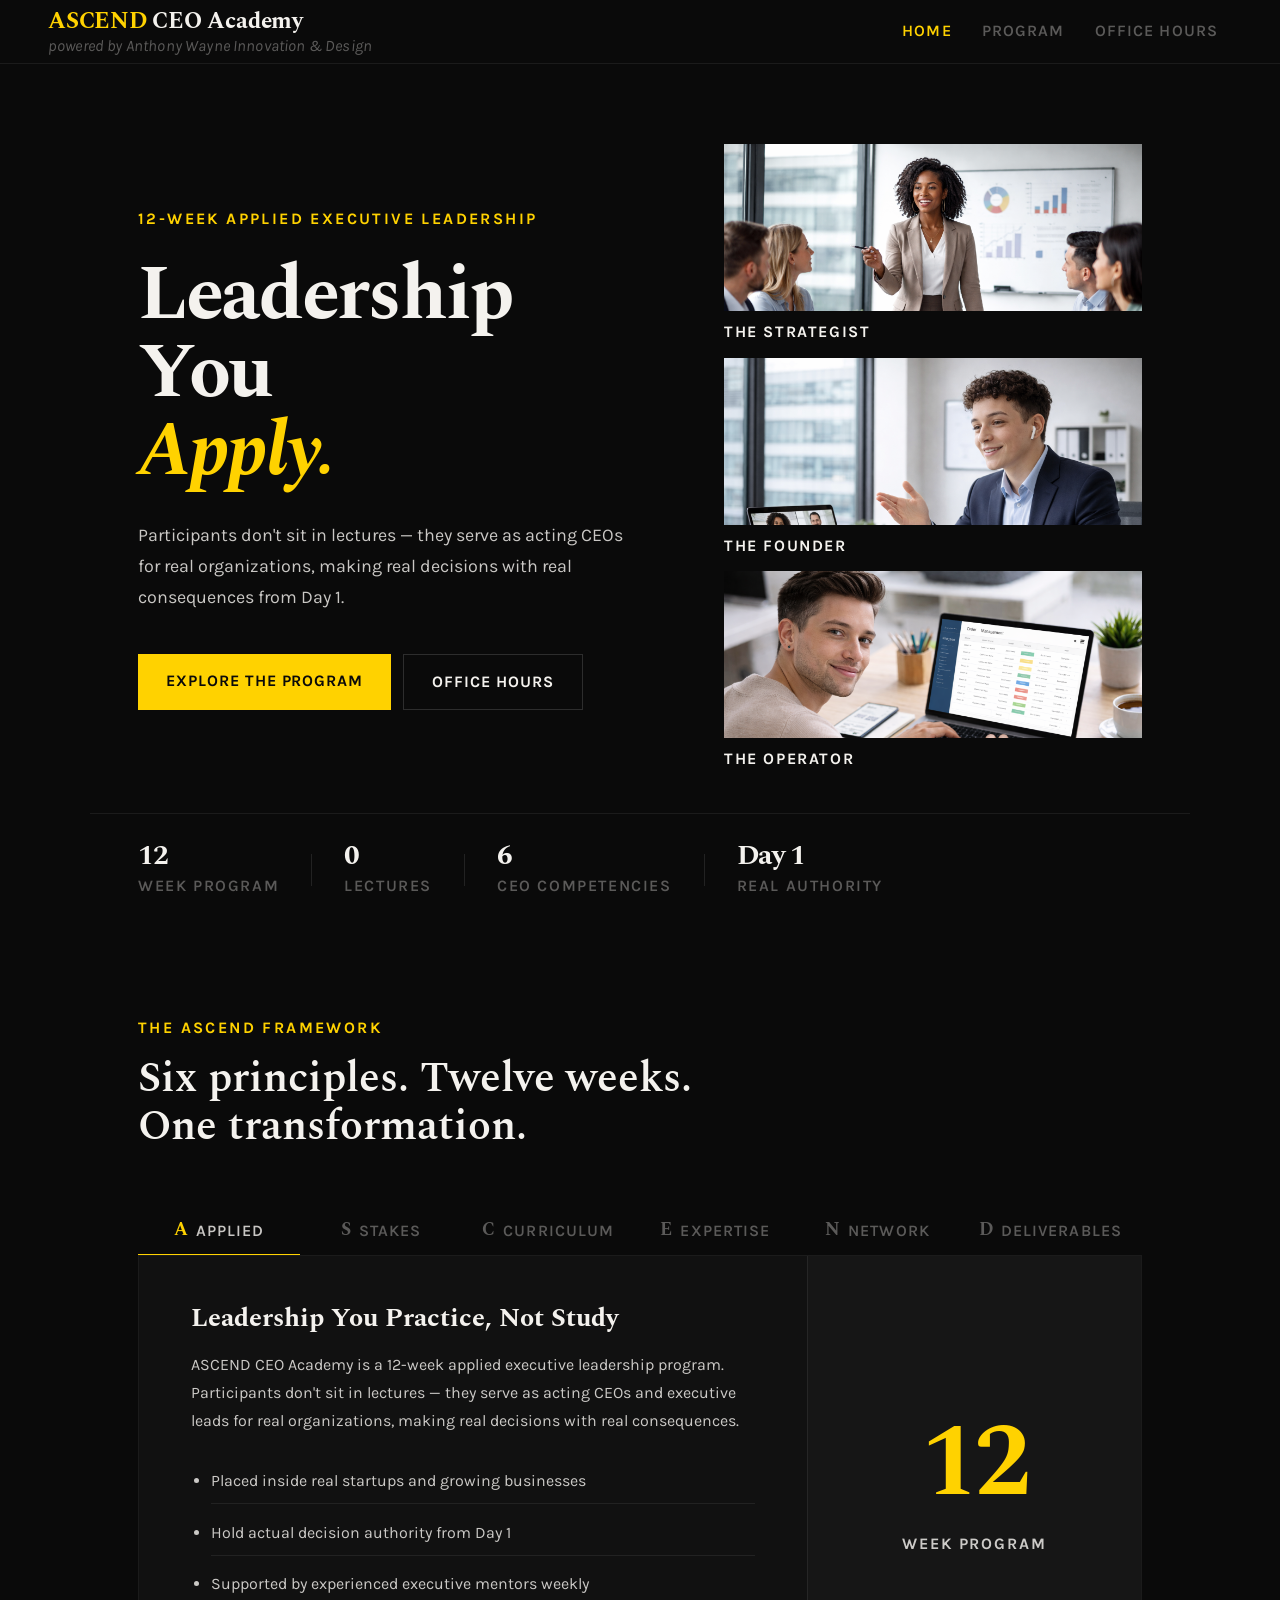
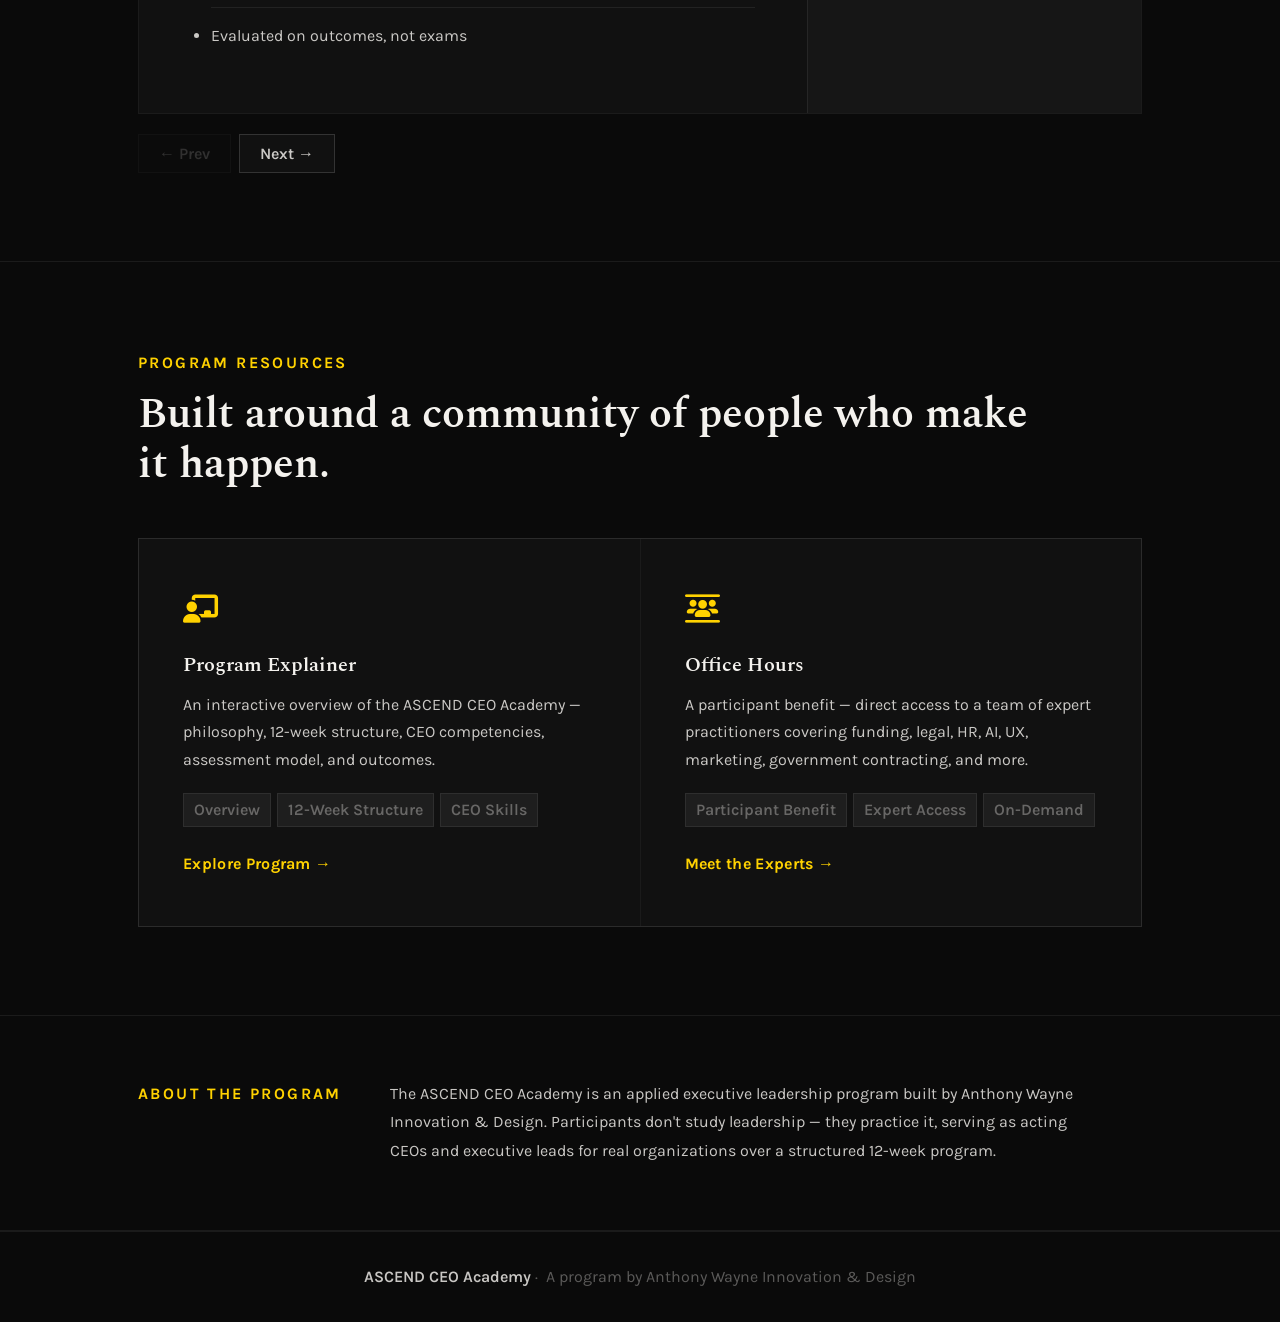
<file: index.html>
<!DOCTYPE html>
<html lang="en">
<head>
  <meta charset="UTF-8" />
  <meta name="viewport" content="width=device-width, initial-scale=1.0" />
  <title>ASCEND CEO Academy</title>
  <link rel="stylesheet" href="style.css" />
  <link rel="stylesheet" href="https://cdnjs.cloudflare.com/ajax/libs/font-awesome/6.5.0/css/all.min.css" />
</head>
<body>

<header>
  <div class="header-brand">
    <a class="header-logo" href="index.html"><span class="logo-ascend">ASCEND</span> CEO Academy</a>
    <div class="header-subtitle">powered by Anthony Wayne Innovation &amp; Design</div>
  </div>
  <nav class="header-nav">
    <a href="index.html" class="header-link active">Home</a>
    <a href="CEO Academy Explainer.html" class="header-link">Program</a>
    <a href="CEO Academy Office Hours.html" class="header-link">Office Hours</a>
  </nav>
</header>

<!-- HERO -->
<section class="idx-hero">
  <div class="idx-hero-inner">
    <div class="idx-hero-left">
      <div class="eyebrow">12-Week Applied Executive Leadership</div>
      <h1>Leadership You<br><em>Apply.</em></h1>
      <p class="idx-hero-sub">Participants don't sit in lectures — they serve as acting CEOs for real organizations, making real decisions with real consequences from Day 1.</p>
      <div class="idx-hero-actions">
        <a href="CEO Academy Explainer.html" class="btn-primary">Explore the Program</a>
        <a href="CEO Academy Office Hours.html" class="btn-ghost">Office Hours</a>
      </div>
    </div>
    <div class="idx-hero-right">
      <div class="idx-thumb">
        <!-- local: woman leading meeting -->
        <img src="images/woman-leading-meeting.png" alt="Female CEO leading a meeting" style="object-position: center top;" />
        <span class="idx-thumb-label">The Strategist</span>
      </div>
      <div class="idx-thumb">
        <!-- local: male on conference call -->
        <img src="images/male-conference-call.png" alt="Male CEO on a conference call" style="object-position: center top;" />
        <span class="idx-thumb-label">The Founder</span>
      </div>
      <div class="idx-thumb">
        <!-- local: person working on computer -->
        <img src="images/person-working-on-computer.png" alt="CEO working on computer" style="object-position: center top;" />
        <span class="idx-thumb-label">The Operator</span>
      </div>
    </div>
  </div>
  <div class="idx-hero-stats">
    <div class="idx-stat"><span class="idx-stat-num">12</span><span class="idx-stat-label">Week Program</span></div>
    <div class="idx-stat-div"></div>
    <div class="idx-stat"><span class="idx-stat-num">0</span><span class="idx-stat-label">Lectures</span></div>
    <div class="idx-stat-div"></div>
    <div class="idx-stat"><span class="idx-stat-num">6</span><span class="idx-stat-label">CEO Competencies</span></div>
    <div class="idx-stat-div"></div>
    <div class="idx-stat"><span class="idx-stat-num">Day 1</span><span class="idx-stat-label">Real Authority</span></div>
  </div>
</section>

<!-- ASCEND -->
<section class="idx-ascend">
  <div class="idx-ascend-inner">

    <div class="idx-ascend-header">
      <div class="eyebrow">The ASCEND Framework</div>
      <h2>Six principles. Twelve weeks.<br>One transformation.</h2>
    </div>

  </div><!-- /idx-ascend-inner -->

  <div class="idx-slide-wrap">
    <div class="idx-slide-tabs">
      <button class="idx-tab active" onclick="goTo(0)"><span class="idx-tab-letter">A</span><span class="idx-tab-word">Applied</span></button>
      <button class="idx-tab" onclick="goTo(1)"><span class="idx-tab-letter">S</span><span class="idx-tab-word">Stakes</span></button>
      <button class="idx-tab" onclick="goTo(2)"><span class="idx-tab-letter">C</span><span class="idx-tab-word">Curriculum</span></button>
      <button class="idx-tab" onclick="goTo(3)"><span class="idx-tab-letter">E</span><span class="idx-tab-word">Expertise</span></button>
      <button class="idx-tab" onclick="goTo(4)"><span class="idx-tab-letter">N</span><span class="idx-tab-word">Network</span></button>
      <button class="idx-tab" onclick="goTo(5)"><span class="idx-tab-letter">D</span><span class="idx-tab-word">Deliverables</span></button>
    </div>

    <div id="slides">

      <div class="slide">
        <div class="slide-body">
          <div class="slide-text">
            <h3>Leadership You Practice, Not&nbsp;Study</h3>
            <p>ASCEND CEO Academy is a 12-week applied executive leadership program. Participants don't sit in lectures — they serve as acting CEOs and executive leads for real organizations, making real decisions with real consequences.</p>
            <ul>
              <li>Placed inside real startups and growing businesses</li>
              <li>Hold actual decision authority from Day 1</li>
              <li>Supported by experienced executive mentors weekly</li>
              <li>Evaluated on outcomes, not exams</li>
            </ul>
          </div>
          <div class="slide-callout">
            <div class="slide-big-num">12</div>
            <div class="slide-big-label">Week Program</div>
          </div>
        </div>
      </div>

      <div class="slide">
        <div class="slide-body">
          <div class="slide-text">
            <h3>The Gap Between MBA and the CEO&nbsp;Chair</h3>
            <p>Traditional programs teach frameworks, cases, and analysis. None of that prepares you for the moment you're sitting across from a struggling team member, an unhappy investor, or a decision that has no right answer.</p>
            <ul>
              <li>Case studies don't build judgment — experience does</li>
              <li>Most executives get their first real leadership experience too late</li>
              <li>Simulated authority teaches nothing about accountability</li>
              <li>ASCEND closes the gap with structured, real-world exposure</li>
            </ul>
          </div>
          <div class="slide-callout">
            <div class="slide-big-num">0</div>
            <div class="slide-big-label">Lectures.<br>100% Experience.</div>
          </div>
        </div>
      </div>

      <div class="slide">
        <div class="slide-body">
          <div class="slide-text">
            <h3>Three Phases, One Transformation</h3>
            <p>The program moves participants from preparation through active leadership to final reflection — with a consistent weekly rhythm that converts daily experience into lasting skill.</p>
            <ul>
              <li><strong>Week 1 — Bootcamp:</strong> Mindset reset, team formation, placement prep</li>
              <li><strong>Weeks 2–11 — CEO Placement:</strong> Lead your organization. Reflect every Friday. Meet your mentor every Monday.</li>
              <li><strong>Week 12 — Closing:</strong> Executive portfolio, final presentation, program debrief</li>
            </ul>
          </div>
          <div class="slide-callout">
            <div class="slide-big-num">3</div>
            <div class="slide-big-label">Phases of<br>Leadership</div>
          </div>
        </div>
      </div>

      <div class="slide">
        <div class="slide-body">
          <div class="slide-text">
            <h3>Six CEO Competencies, Built Through Action</h3>
            <p>Participants are coached and evaluated across the six capabilities that define effective executive leadership — none of which can be learned from a textbook alone.</p>
            <ul>
              <li>Strategic thinking &amp; resource allocation</li>
              <li>Decision-making under uncertainty</li>
              <li>Organizational leadership &amp; team building</li>
              <li>Executive communication &amp; presence</li>
              <li>Operational awareness &amp; financial literacy</li>
              <li>Self-leadership, reflection &amp; coachability</li>
            </ul>
          </div>
          <div class="slide-callout">
            <div class="slide-big-num">6</div>
            <div class="slide-big-label">Core CEO<br>Competencies</div>
          </div>
        </div>
      </div>

      <div class="slide">
        <div class="slide-body">
          <div class="slide-text">
            <h3>Every Participant Has an Expert in Their&nbsp;Corner</h3>
            <p>ASCEND pairs every participant with an experienced executive mentor — and backs that with on-demand Office Hours access to a full team of specialists covering funding, legal, HR, AI, government contracting, and&nbsp;more.</p>
            <ul>
              <li>Weekly one-on-one sessions with a dedicated executive mentor</li>
              <li>On-demand Office Hours with specialists across 12+ disciplines</li>
              <li>Mentors guide thinking — they don't run the company for you</li>
              <li>Relationships that extend well beyond the 12-week program</li>
            </ul>
          </div>
          <div class="slide-callout">
            <div class="slide-big-num">12+</div>
            <div class="slide-big-label">Expert<br>Disciplines</div>
          </div>
        </div>
      </div>

      <div class="slide">
        <div class="slide-body">
          <div class="slide-text">
            <h3>Real Experience. Real Proof. Real Network.</h3>
            <p>ASCEND graduates don't leave with a certificate — they leave with a documented record of executive decisions made, outcomes driven, and hard lessons learned from leading under real pressure.</p>
            <ul>
              <li>CEO Leadership Portfolio with documented decisions and outcomes</li>
              <li>Executive presentation: what they inherited, changed, and learned</li>
              <li>For startup-track participants: validated concept and launch roadmap</li>
              <li>A personal leadership framework built from real experience</li>
            </ul>
          </div>
          <div class="slide-callout">
            <div class="slide-big-num">Day 1</div>
            <div class="slide-big-label">Real Authority</div>
          </div>
        </div>
      </div>

    </div>

    <div class="idx-slide-nav">
      <button id="prev-btn" onclick="changeSlide(-1)">← Prev</button>
      <button id="next-btn" onclick="changeSlide(1)">Next →</button>
    </div><!-- /idx-slide-wrap -->

</section>

<!-- RESOURCES -->
<section class="idx-resources">
  <div class="idx-resources-inner">

    <div class="idx-resources-header">
      <div class="eyebrow">Program Resources</div>
      <h2>Built around a community of people who make it&nbsp;happen.</h2>
    </div>

    <div class="idx-cards">
      <a href="CEO Academy Explainer.html" class="idx-card">
        <div class="idx-card-icon"><i class="fa-solid fa-chalkboard-user"></i></div>
        <h3>Program Explainer</h3>
        <p>An interactive overview of the ASCEND CEO Academy — philosophy, 12-week structure, CEO competencies, assessment model, and outcomes.</p>
        <div class="idx-card-tags">
          <span>Overview</span><span>12-Week Structure</span><span>CEO Skills</span>
        </div>
        <div class="idx-card-cta">Explore Program →</div>
      </a>

      <a href="CEO Academy Office Hours.html" class="idx-card">
        <div class="idx-card-icon"><i class="fa-solid fa-users-between-lines"></i></div>
        <h3>Office Hours</h3>
        <p>A participant benefit — direct access to a team of expert practitioners covering funding, legal, HR, AI, UX, marketing, government contracting, and&nbsp;more.</p>
        <div class="idx-card-tags">
          <span>Participant Benefit</span><span>Expert Access</span><span>On-Demand</span>
        </div>
        <div class="idx-card-cta">Meet the Experts →</div>
      </a>
    </div>

  </div>
</section>

<!-- ABOUT STRIP -->
<section class="idx-about">
  <div class="idx-about-inner">
    <div class="eyebrow">About the Program</div>
    <p>The ASCEND CEO Academy is an applied executive leadership program built by Anthony Wayne Innovation &amp; Design. Participants don't study leadership — they practice it, serving as acting CEOs and executive leads for real organizations over a structured 12-week program.</p>
  </div>
</section>

<footer>
  <strong>ASCEND CEO Academy</strong><span class="footer-attr">&nbsp;·&nbsp; A program by Anthony Wayne Innovation &amp; Design</span>
</footer>

<script>
  var current = 0;
  var slides = document.querySelectorAll('.slide');
  var tabs   = document.querySelectorAll('.idx-tab');

  function goTo(n) {
    slides[current].style.display = 'none';
    tabs[current].classList.remove('active');
    current = n;
    slides[current].style.display = 'block';
    tabs[current].classList.add('active');
    document.getElementById('prev-btn').disabled = current === 0;
    document.getElementById('next-btn').disabled = current === slides.length - 1;
  }

  function changeSlide(dir) {
    var next = current + dir;
    if (next >= 0 && next < slides.length) goTo(next);
  }

  slides.forEach(function(s, i) { s.style.display = i === 0 ? 'block' : 'none'; });
  document.getElementById('prev-btn').disabled = true;

  document.addEventListener('keydown', function(e) {
    if (e.key === 'ArrowRight') changeSlide(1);
    if (e.key === 'ArrowLeft')  changeSlide(-1);
  });
</script>
</body>
</html>
</file>
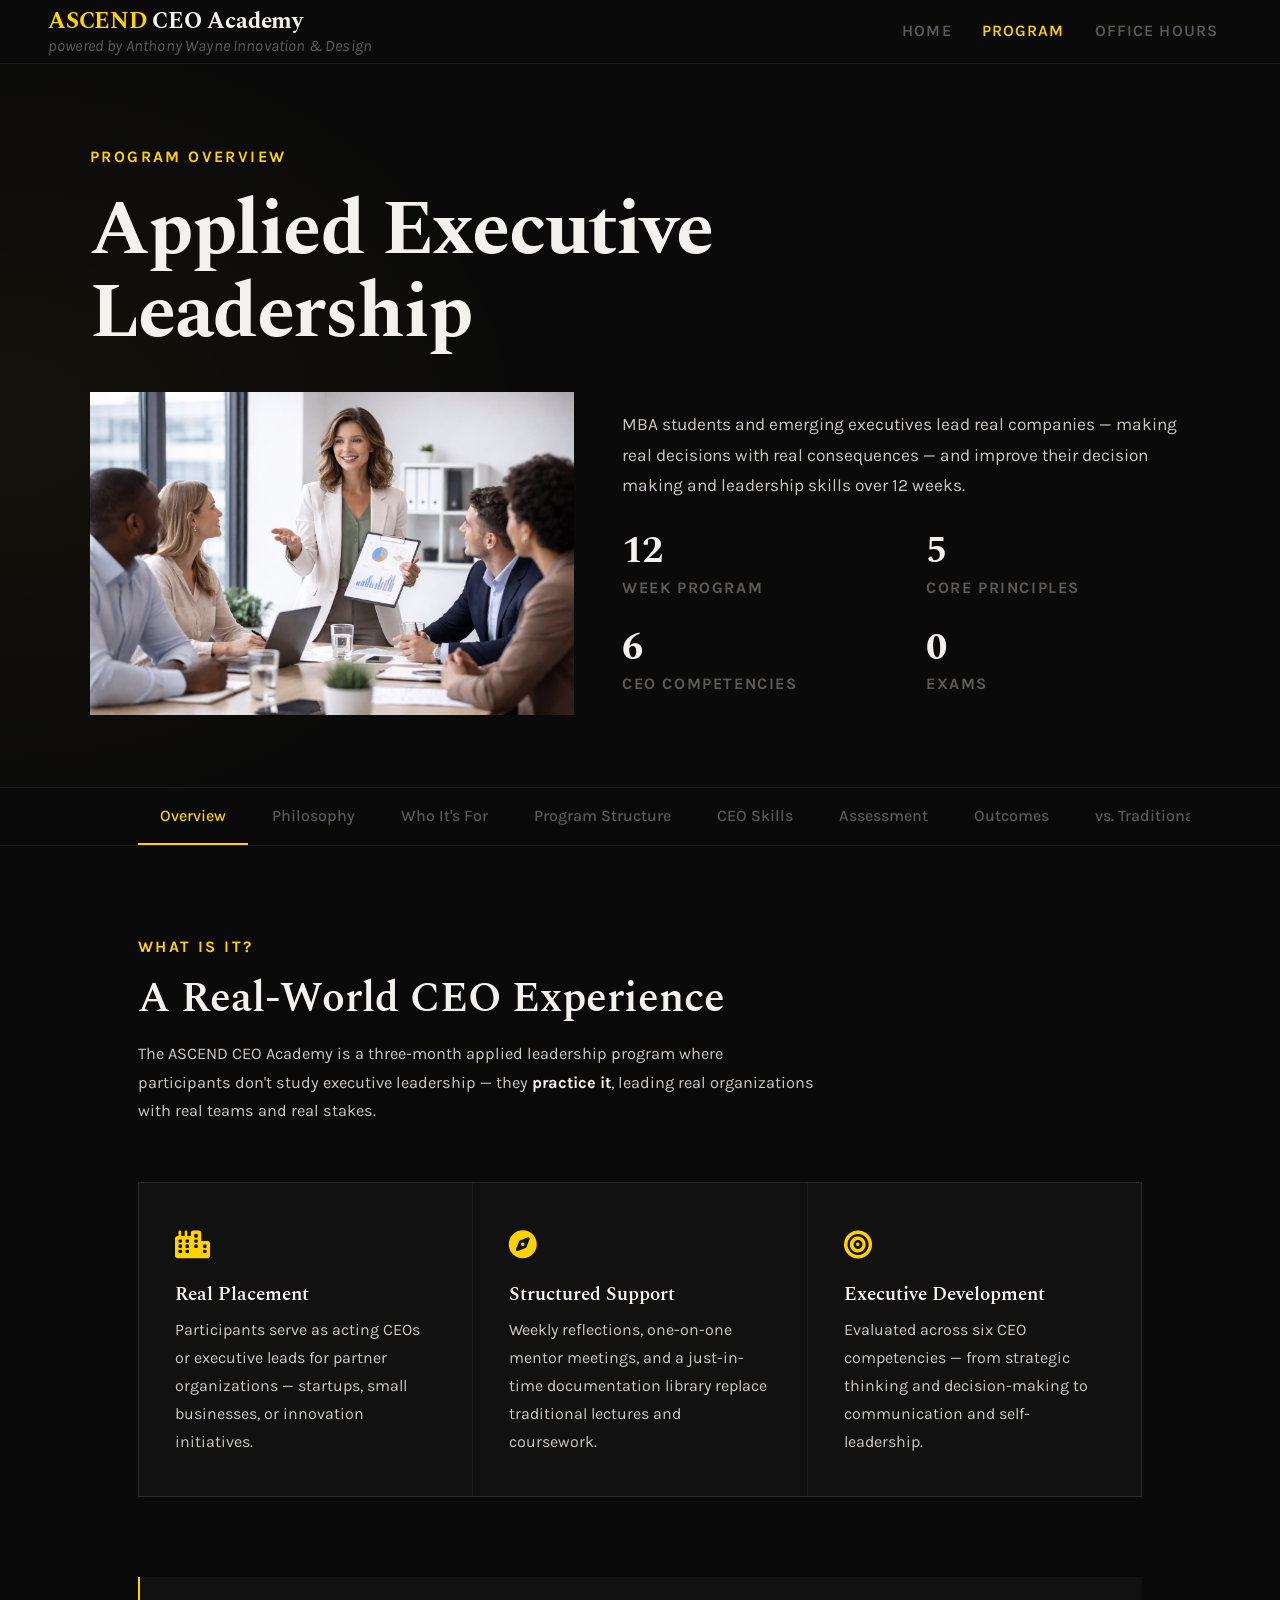
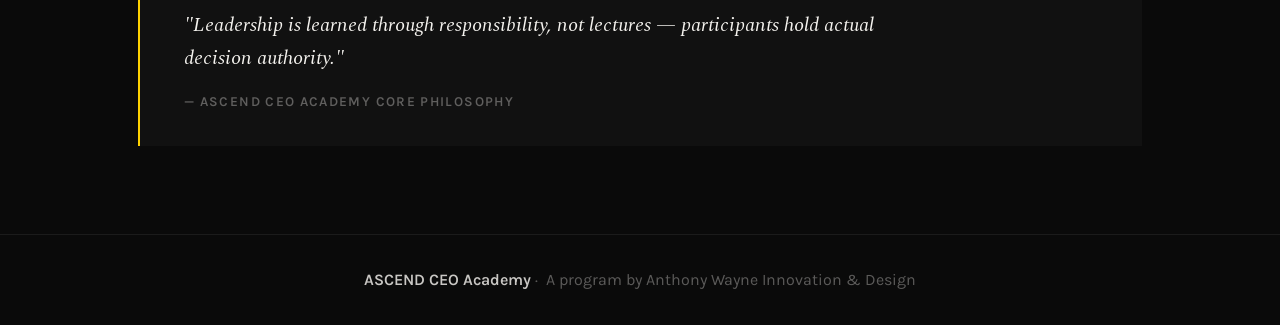
<file: CEO Academy Explainer.html>
<!DOCTYPE html>
<html lang="en">
<head>
  <meta charset="UTF-8" />
  <meta name="viewport" content="width=device-width, initial-scale=1.0" />
  <title>ASCEND CEO Academy — Program Explainer</title>
  <link rel="stylesheet" href="style.css" />
  <link rel="stylesheet" href="https://cdnjs.cloudflare.com/ajax/libs/font-awesome/6.5.0/css/all.min.css" />
</head>
<body>

<header>
  <div class="header-brand">
    <a class="header-logo" href="index.html"><span class="logo-ascend">ASCEND</span> CEO Academy</a>
    <div class="header-subtitle">powered by Anthony Wayne Innovation &amp; Design</div>
  </div>
  <nav class="header-nav">
    <a href="index.html" class="header-link">Home</a>
    <a href="CEO Academy Explainer.html" class="header-link active">Program</a>
    <a href="CEO Academy Office Hours.html" class="header-link">Office Hours</a>
  </nav>
</header>

<section class="page-hero">
  <div class="page-hero-inner">
    <div class="eyebrow">Program Overview</div>
    <h1>Applied Executive<br>Leadership</h1>
    <div class="page-hero-body">
      <div class="page-hero-img">
        <img src="images/leading-team.png" alt="Executive leading a team" />
      </div>
      <div class="page-hero-text">
        <p class="hero-sub">MBA students and emerging executives lead real companies — making real decisions with real consequences — and improve their decision making and leadership skills over 12 weeks.</p>
        <div class="hero-stats">
          <div class="hero-stat"><span class="stat-num">12</span><span class="stat-label">Week Program</span></div>
          <div class="hero-stat"><span class="stat-num">5</span><span class="stat-label">Core Principles</span></div>
          <div class="hero-stat"><span class="stat-num">6</span><span class="stat-label">CEO Competencies</span></div>
          <div class="hero-stat"><span class="stat-num">0</span><span class="stat-label">Exams</span></div>
        </div>
      </div>
    </div>
  </div>
</section>

<!-- NAV -->
<nav class="nav">
  <div class="nav-inner">
    <button class="nav-btn active" onclick="showSection('overview', this)">Overview</button>
    <button class="nav-btn" onclick="showSection('philosophy', this)">Philosophy</button>
    <button class="nav-btn" onclick="showSection('participants', this)"><span class="nav-full">Who It's For</span><span class="nav-short">Who</span></button>
    <button class="nav-btn" onclick="showSection('structure', this)"><span class="nav-full">Program Structure</span><span class="nav-short">Structure</span></button>
    <button class="nav-btn" onclick="showSection('skills', this)"><span class="nav-full">CEO Skills</span><span class="nav-short">Skills</span></button>
    <button class="nav-btn" onclick="showSection('assessment', this)"><span class="nav-full">Assessment</span><span class="nav-short">Assess</span></button>
    <button class="nav-btn" onclick="showSection('outcomes', this)">Outcomes</button>
    <button class="nav-btn" onclick="showSection('compare', this)"><span class="nav-full">vs. Traditional&nbsp;MBA</span><span class="nav-short">Compare</span></button>
  </div>
</nav>

<main>

  <!-- 1. OVERVIEW -->
  <section id="overview" class="section active">
    <div class="eyebrow">What is it?</div>
    <div class="section-header">
      <h2>A Real-World CEO Experience</h2>
      <p>The ASCEND CEO Academy is a three-month applied leadership program where participants don't study executive leadership — they <strong>practice it</strong>, leading real organizations with real teams and real stakes.</p>
    </div>

    <div class="how-grid">
      <div class="how-card">
        <div class="icon"><i class="fa-solid fa-city"></i></div>
        <h3>Real Placement</h3>
        <p>Participants serve as acting CEOs or executive leads for partner organizations — startups, small businesses, or innovation initiatives.</p>
      </div>
      <div class="how-card">
        <div class="icon"><i class="fa-solid fa-compass"></i></div>
        <h3>Structured Support</h3>
        <p>Weekly reflections, one-on-one mentor meetings, and a just-in-time documentation library replace traditional lectures and coursework.</p>
      </div>
      <div class="how-card">
        <div class="icon"><i class="fa-solid fa-bullseye"></i></div>
        <h3>Executive Development</h3>
        <p>Evaluated across six CEO competencies — from strategic thinking and decision-making to communication and self-leadership.</p>
      </div>
    </div>

    <blockquote><p>"Leadership is learned through responsibility, not&nbsp;lectures — participants hold actual decision authority."</p><cite>— ASCEND CEO Academy Core Philosophy</cite></blockquote>
  </section>

  <!-- 2. PHILOSOPHY -->
  <section id="philosophy" class="section">
    <div class="eyebrow">The Foundation</div>
    <div class="section-header">
      <h2>Five Operating Principles</h2>
      <p>Every design decision in the Academy flows from five core beliefs about how executive leadership is actually developed.</p>
    </div>

    <div onclick="togglePrinciple(this)" class="principle open">
      <h3>1. Leadership is learned through responsibility, not&nbsp;lectures</h3>
      <div class="principle-body">
        <p><em>Authority first, curriculum second.</em></p>
        <p>Participants must hold actual decision authority — not simulated authority, not advisory roles. This is the non-negotiable foundation of the program. Without accountability for outcomes, there is no real learning.</p>
      </div>
    </div>

    <div onclick="togglePrinciple(this)" class="principle">
      <h3>2. Reflection converts experience into leadership&nbsp;skill</h3>
      <div class="principle-body">
        <p><em>Experience alone is not enough.</em></p>
        <p>Weekly structured reflection is mandatory. Without deliberate reflection, leaders repeat mistakes rather than learning from them. The Friday reflection ritual is the mechanism that turns daily activity into compounding leadership growth.</p>
      </div>
    </div>

    <div onclick="togglePrinciple(this)" class="principle">
      <h3>3. Mentors serve as guides</h3>
      <div class="principle-body">
        <p><em>Every participant has an experienced executive mentor.</em></p>
        <p>Mentors are seasoned executives who review reflections, challenge assumptions, and provide coaching on decision quality. Critically, mentors guide thinking — they do not run the company. This preserves the participant's learning while preventing avoidable mistakes.</p>
      </div>
    </div>

    <div onclick="togglePrinciple(this)" class="principle">
      <h3>4. Documentation replaces traditional curriculum</h3>
      <div class="principle-body">
        <p><em>A CEO survival manual, not a syllabus.</em></p>
        <p>The Academy maintains a CEO Documentation Library — practical guides on firing someone ethically, managing cash flow panic, handling board pressure, rebuilding broken team culture, and more. Participants consult these only when needed. No wasted theory.</p>
      </div>
    </div>

    <div onclick="togglePrinciple(this)" class="principle">
      <h3>5. Problems drive learning</h3>
      <div class="principle-body">
        <p><em>Curriculum evolves in real time.</em></p>
        <p>When multiple participants encounter the same challenge, the Academy creates new documentation. This means future cohorts benefit from real problems faced by real leaders — and no learning resource exists until it's actually needed.</p>
      </div>
    </div>
    <blockquote><p>"Most leadership programs teach you what great leaders have done. We put you in the room and ask what you will do."</p><cite>— ASCEND CEO Academy Program Design</cite></blockquote>
  </section>

  <!-- 3. PARTICIPANTS -->
  <section id="participants" class="section">
    <div class="eyebrow">Who Should Apply</div>
    <div class="section-header">
      <h2>Built for Emerging Executives</h2>
      <p>The program assumes baseline business knowledge exists and focuses entirely on executive application — not fundamentals.</p>
    </div>

    <div class="format-row">
      <div class="format-box">
        <h3><i class="fa-solid fa-graduation-cap" style="color:var(--accent);margin-right:10px;"></i>Primary Audience</h3>
        <ul>
          <li>MBA students</li>
          <li>Graduate business students</li>
          <li>Startup founders transitioning into CEO roles</li>
          <li>Internal corporate leaders moving into executive positions</li>
          <li>Entrepreneurs preparing to scale organizations</li>
        </ul>
      </div>
      <div class="format-box">
        <h3><i class="fa-solid fa-clipboard-list" style="color:var(--accent);margin-right:10px;"></i>Prerequisites</h3>
        <p>Participants should already understand these business fundamentals:</p>
        <div class="tag-row">
          <span class="tag blue">Business Fundamentals</span>
          <span class="tag blue">Finance Basics</span>
          <span class="tag blue">Org Structure</span>
          <span class="tag blue">Marketing</span>
          <span class="tag blue">Operations</span>
        </div>
      </div>
    </div>

    <div class="section-header">
      <h2>Where Participants Are Placed</h2>
      <p>Each participant is placed with a real organization that offers authentic executive responsibility.</p>
    </div>

    <div class="format-row">
      <div class="format-box">
        <h3><i class="fa-solid fa-building" style="color:var(--accent);margin-right:10px;"></i>Organization Types</h3>
        <ul>
          <li>Early-stage startup</li>
          <li>Small business preparing for growth</li>
          <li>Innovation initiative inside a larger organization</li>
          <li>Community or economic development project</li>
        </ul>
      </div>
      <div class="format-box">
        <h3><i class="fa-solid fa-circle-check" style="color:var(--accent);margin-right:10px;"></i>What Must Be Included</h3>
        <ul>
          <li>Decision responsibility</li>
          <li>Leadership of at least one team or function</li>
          <li>Weekly measurable organizational goals</li>
          <li>Access to operational data</li>
        </ul>
      </div>
    </div>
    <blockquote><p>"The right candidate isn't the most credentialed — it's the one willing to be held accountable for a real outcome."</p><cite>— ASCEND CEO Academy Admissions Philosophy</cite></blockquote>
  </section>

  <!-- 4. STRUCTURE -->
  <section id="structure" class="section">
    <div class="eyebrow">12-Week Program</div>
    <div class="section-header">
      <h2>How the Program is Structured</h2>
      <p>Three phases take participants from orientation through active CEO leadership to final reflection and portfolio completion.</p>
    </div>

    <div class="phase-tabs">
      <button class="phase-tab active" onclick="showPhase('phase1', this)">Phase 1 — Week 1 · Bootcamp</button>
      <button class="phase-tab" onclick="showPhase('phase2', this)">Phase 2 — Weeks 2–11 · CEO Placement</button>
      <button class="phase-tab" onclick="showPhase('phase3', this)">Phase 3 — Week 12 · Closing</button>
    </div>

    <div id="phase1" class="phase-content active" style="margin-top:32px;">
      <div class="format-row">
        <div class="format-box">
          <h3><i class="fa-solid fa-bolt" style="color:var(--accent);margin-right:10px;"></i>Executive Bootcamp Week</h3>
          <p>Full-time, in-person or hybrid. The single most intensive week — focused on mindset, systems, and preparation before participants step into their organizations.</p>
          <ul>
            <li>Team formation and cohort building</li>
            <li>Leadership mindset reset</li>
            <li>Executive communication expectations</li>
            <li>Program systems walkthrough</li>
            <li>Reflection training</li>
            <li>Mentor introduction</li>
            <li>Organizational placement preparation</li>
          </ul>
        </div>
        <div class="format-box">
          <h3><i class="fa-solid fa-flag-checkered" style="color:var(--accent);margin-right:10px;"></i>Participants Leave Week 1 With</h3>
          <ul>
            <li>Leadership journal started</li>
            <li>Assigned organization</li>
            <li>Initial CEO action plan</li>
            <li>Defined success metrics</li>
          </ul>
        </div>
      </div>
    </div>

    <div id="phase2" class="phase-content" style="margin-top:32px;">
      <div class="section-header">
        <h3>The Weekly Rhythm</h3>
        <p>Weeks 2–11 are the core of the Academy. There are no weekly lectures. Participants actively lead their assigned organizations on a structured weekly cadence.</p>
      </div>
      <div class="format-row format-row-3">
        <div class="format-box">
          <h3><i class="fa-solid fa-pen-to-square" style="color:var(--accent);margin-right:10px;"></i>Friday — Reflection Due</h3>
          <ul>
            <li>Key decisions made</li>
            <li>Challenges encountered</li>
            <li>People leadership situations</li>
            <li>Failures and lessons</li>
            <li>Questions for mentor</li>
          </ul>
        </div>
        <div class="format-box">
          <h3><i class="fa-solid fa-handshake" style="color:var(--accent);margin-right:10px;"></i>Monday — Mentor Meeting</h3>
          <ul>
            <li>Review reflection</li>
            <li>Discuss decision quality</li>
            <li>Leadership coaching</li>
            <li>Challenge assumptions</li>
            <li>Executive frameworks</li>
          </ul>
        </div>
        <div class="format-box">
          <h3><i class="fa-solid fa-briefcase" style="color:var(--accent);margin-right:10px;"></i>Tue–Thu — CEO Execution</h3>
          <ul>
            <li>Running meetings</li>
            <li>Operational decisions</li>
            <li>Managing staff</li>
            <li>Strategic planning</li>
            <li>Handling crises</li>
          </ul>
        </div>
      </div>
    </div>

    <div id="phase3" class="phase-content" style="margin-top:32px;">
      <div class="format-row">
        <div class="format-box">
          <h3><i class="fa-solid fa-folder-open" style="color:var(--accent);margin-right:10px;"></i>CEO Leadership Portfolio</h3>
          <ul>
            <li>Major decisions made</li>
            <li>Strategic initiatives launched</li>
            <li>Organizational outcomes achieved</li>
            <li>Leadership mistakes and lessons</li>
            <li>Personal leadership framework developed</li>
          </ul>
        </div>
        <div class="format-box">
          <h3><i class="fa-solid fa-person-chalkboard" style="color:var(--accent);margin-right:10px;"></i>Executive Presentation</h3>
          <ul>
            <li>What they inherited</li>
            <li>What they changed</li>
            <li>What worked</li>
            <li>What failed</li>
            <li>What they'd do differently</li>
          </ul>
        </div>
      </div>
    </div>
    <blockquote><p>"Structure without pressure produces competence. Pressure without structure produces chaos. ASCEND delivers both."</p><cite>— ASCEND CEO Academy Program Design</cite></blockquote>
  </section>

  <!-- 5. SKILLS -->
  <section id="skills" class="section">
    <div class="eyebrow">CEO Competencies</div>
    <div class="section-header">
      <h2>Six Skills Every CEO&nbsp;Needs</h2>
      <p>Participants are evaluated across six core executive competencies. Click any skill to see what's measured.</p>
    </div>

    <div onclick="toggleSkill(this)" class="skill-item">
      <h3><i class="fa-solid fa-chess" style="color:var(--accent);margin-right:10px;"></i>Strategic Thinking</h3>
      <div class="skill-body">
        <p>Setting direction and allocating resources</p>
        <ul><li>Ability to define direction</li><li>Ability to prioritize initiatives</li><li>Ability to allocate resources</li></ul>
      </div>
    </div>

    <div onclick="toggleSkill(this)" class="skill-item">
      <h3><i class="fa-solid fa-scale-balanced" style="color:var(--accent);margin-right:10px;"></i>Decision Making Under Uncertainty</h3>
      <div class="skill-body">
        <p>Speed, risk, accountability</p>
        <ul><li>Speed of decision making</li><li>Risk awareness</li><li>Accountability for outcomes</li></ul>
      </div>
    </div>

    <div onclick="toggleSkill(this)" class="skill-item">
      <h3><i class="fa-solid fa-users" style="color:var(--accent);margin-right:10px;"></i>Organizational Leadership</h3>
      <div class="skill-body">
        <p>Building teams and culture</p>
        <ul><li>Team alignment</li><li>Conflict resolution</li><li>Staff motivation</li><li>Culture building</li></ul>
      </div>
    </div>

    <div onclick="toggleSkill(this)" class="skill-item">
      <h3><i class="fa-solid fa-bullhorn" style="color:var(--accent);margin-right:10px;"></i>Communication</h3>
      <div class="skill-body">
        <p>Executive presence and clarity</p>
        <ul><li>Clarity of direction</li><li>Executive presence</li><li>Stakeholder messaging</li><li>Difficult conversation handling</li></ul>
      </div>
    </div>

    <div onclick="toggleSkill(this)" class="skill-item">
      <h3><i class="fa-solid fa-gears" style="color:var(--accent);margin-right:10px;"></i>Operational Awareness</h3>
      <div class="skill-body">
        <p>Finance, resources, and processes</p>
        <ul><li>Financial literacy in real decisions</li><li>Resource management</li><li>Process understanding</li><li>Organizational bottleneck recognition</li></ul>
      </div>
    </div>

    <div onclick="toggleSkill(this)" class="skill-item">
      <h3><i class="fa-solid fa-brain" style="color:var(--accent);margin-right:10px;"></i>Self-Leadership</h3>
      <div class="skill-body">
        <p>Emotional intelligence and growth</p>
        <ul><li>Emotional regulation</li><li>Reflection depth</li><li>Coachability</li><li>Adaptability</li></ul>
      </div>
    </div>
    <blockquote><p>"The skills that matter most in leadership cannot be tested in a classroom — they reveal themselves under real conditions."</p><cite>— ASCEND CEO Academy Curriculum</cite></blockquote>
  </section>

  <!-- 6. ASSESSMENT -->
  <section id="assessment" class="section">
    <div class="eyebrow">No Exams</div>
    <div class="section-header">
      <h2>Leadership is Assessed Through&nbsp;Action</h2>
      <p>There are no written tests. Evaluation is based entirely on demonstrated leadership across five dimensions.</p>
    </div>

    <div class="steps-grid">
      <div class="step">
        <div class="step-num">01</div>
        <div>
          <h3>Weekly Reflections</h3>
          <p>Every Friday, participants document key decisions, challenges, failures, and leadership situations. Reflection depth and self-awareness are evaluated over time.</p>
        </div>
      </div>
      <div class="step">
        <div class="step-num">02</div>
        <div>
          <h3>Mentor Feedback</h3>
          <p>Executive mentors provide ongoing coaching assessments based on weekly meetings — evaluating decision quality, coachability, and leadership growth trajectory.</p>
        </div>
      </div>
      <div class="step">
        <div class="step-num">03</div>
        <div>
          <h3>Organizational Performance Indicators</h3>
          <p>Real outcomes from the placed organization are part of the evaluation — did the team improve? Did the strategy deliver measurable results?</p>
        </div>
      </div>
      <div class="step">
        <div class="step-num">04</div>
        <div>
          <h3>Staff Feedback</h3>
          <p>Where applicable, feedback from the teams participants led provides a ground-level view of organizational leadership effectiveness.</p>
        </div>
      </div>
      <div class="step">
        <div class="step-num">05</div>
        <div>
          <h3>Final Executive Portfolio</h3>
          <p>A comprehensive document capturing the participant's full arc — decisions made, outcomes achieved, mistakes learned from, and their personal leadership framework.</p>
        </div>
      </div>
    </div>
    <blockquote><p>"Evaluation should illuminate growth, not rank performance. Every assessment at ASCEND is designed to make participants better."</p><cite>— ASCEND CEO Academy Assessment Design</cite></blockquote>
  </section>

  <!-- 7. OUTCOMES -->
  <section id="outcomes" class="section">
    <div class="eyebrow">What You'll Have</div>
    <div class="section-header">
      <h2>What Graduates Walk Away&nbsp;With</h2>
      <p>ASCEND CEO Academy graduates don't have simulated leadership experience — they have actual CEO experience and the skills to prove it.</p>
    </div>

    <div class="how-grid outcomes-grid">
      <div class="how-card">
        <div class="icon"><i class="fa-solid fa-landmark"></i></div>
        <h3>Executive Reality</h3>
        <p>Deep understanding of the daily reality of executive leadership — not theoretical knowledge of what it might be like.</p>
      </div>
      <div class="how-card">
        <div class="icon"><i class="fa-solid fa-bullseye"></i></div>
        <h3>Authority &amp; Judgment</h3>
        <p>Proven ability to lead organizations with real authority and make high-stakes decisions under uncertainty.</p>
      </div>
      <div class="how-card">
        <div class="icon"><i class="fa-solid fa-rotate"></i></div>
        <h3>Reflective Decision-Making</h3>
        <p>A lifetime habit of structured reflection that continuously converts experience into leadership growth.</p>
      </div>
      <div class="how-card">
        <div class="icon"><i class="fa-solid fa-globe"></i></div>
        <h3>Mentor Network</h3>
        <p>Ongoing relationships with experienced executives who provided real coaching, not simulated mentorship.</p>
      </div>
      <div class="how-card">
        <div class="icon"><i class="fa-solid fa-folder-open"></i></div>
        <h3>Portfolio of Proof</h3>
        <p>A documented leadership record showing real decisions, real outcomes, and real lessons — immediately credible to boards and investors.</p>
      </div>
      <div class="how-card">
        <div class="icon"><i class="fa-solid fa-rocket"></i></div>
        <h3>Launch Readiness</h3>
        <p>For startup-track participants: a validated concept, operational plan, investor-ready materials, and a launch roadmap.</p>
      </div>
    </div>
    <blockquote><p>"Graduates don't leave with a certificate — they leave with a record of decisions made, lessons learned, and proof they can lead."</p><cite>— ASCEND CEO Academy Outcomes</cite></blockquote>
  </section>

  <!-- 8. COMPARE -->
  <section id="compare" class="section">
    <div class="eyebrow">The Difference</div>
    <div class="section-header">
      <h2>ASCEND CEO Academy vs. Traditional&nbsp;MBA</h2>
      <p>The Academy is built to close the gap between academic preparation and executive reality.</p>
    </div>

    <table>
      <thead>
        <tr>
          <th></th>
          <th>Traditional MBA</th>
          <th>ASCEND CEO Academy</th>
        </tr>
      </thead>
      <tbody>
        <tr><td>Teaching Method</td><td>Lectures, cases, simulations</td><td>Real organizational responsibility</td></tr>
        <tr><td>Assessment</td><td>Exams, papers, grades</td><td>Leadership outcomes &amp; portfolio</td></tr>
        <tr><td>Decision Making</td><td>Hypothetical scenarios</td><td>Real decisions with real consequences</td></tr>
        <tr><td>Curriculum</td><td>Fixed syllabus set in advance</td><td>Evolves based on real challenges</td></tr>
        <tr><td>Mentorship</td><td>Occasional advisor meetings</td><td>Weekly executive coaching</td></tr>
        <tr><td>Leadership Team</td><td>Case study characters</td><td>Actual people you manage</td></tr>
        <tr><td>Core Skill</td><td>Analysis and frameworks</td><td>Judgment under pressure</td></tr>
        <tr><td>Output</td><td>Academic credentials</td><td>CEO experience + leadership portfolio</td></tr>
      </tbody>
    </table>

    <blockquote style="margin-top:48px;"><p>"Traditional MBA programs teach analysis, models, and case studies. The ASCEND CEO Academy teaches responsibility, judgment, and leadership under pressure."</p><cite>— ASCEND CEO Academy Program Design</cite></blockquote>
  </section>

</main>

<footer>
  <strong>ASCEND CEO Academy</strong><span class="footer-attr">&nbsp;·&nbsp; A program by Anthony Wayne Innovation &amp; Design</span>
</footer>

<script>
  function showSection(id, btn) {
    document.querySelectorAll('.section').forEach(s => { s.classList.remove('active'); s.style.display = 'none'; });
    document.querySelectorAll('.nav-btn').forEach(b => b.classList.remove('active'));
    var el = document.getElementById(id);
    el.classList.add('active');
    el.style.display = 'block';
    btn.classList.add('active');
    window.scrollTo({ top: document.querySelector('.nav').offsetTop - 1, behavior: 'smooth' });
  }

  function togglePrinciple(el) {
    var wasOpen = el.classList.contains('open');
    document.querySelectorAll('.principle').forEach(p => p.classList.remove('open'));
    if (!wasOpen) el.classList.add('open');
  }

  function showPhase(id, btn) {
    document.querySelectorAll('.phase-content').forEach(c => { c.classList.remove('active'); c.style.display = 'none'; });
    document.querySelectorAll('.phase-tab').forEach(b => b.classList.remove('active'));
    var el = document.getElementById(id);
    el.classList.add('active');
    el.style.display = 'block';
    btn.classList.add('active');
  }

  function toggleSkill(el) {
    var wasOpen = el.classList.contains('open');
    document.querySelectorAll('.skill-item').forEach(c => c.classList.remove('open'));
    if (!wasOpen) el.classList.add('open');
  }

  // Init
  document.querySelectorAll('.section:not(.active)').forEach(s => s.style.display = 'none');
  document.querySelectorAll('.phase-content:not(.active)').forEach(p => p.style.display = 'none');
  document.querySelectorAll('.skill-body').forEach(u => u.style.display = 'none');
</script>
</body>
</html>
</file>
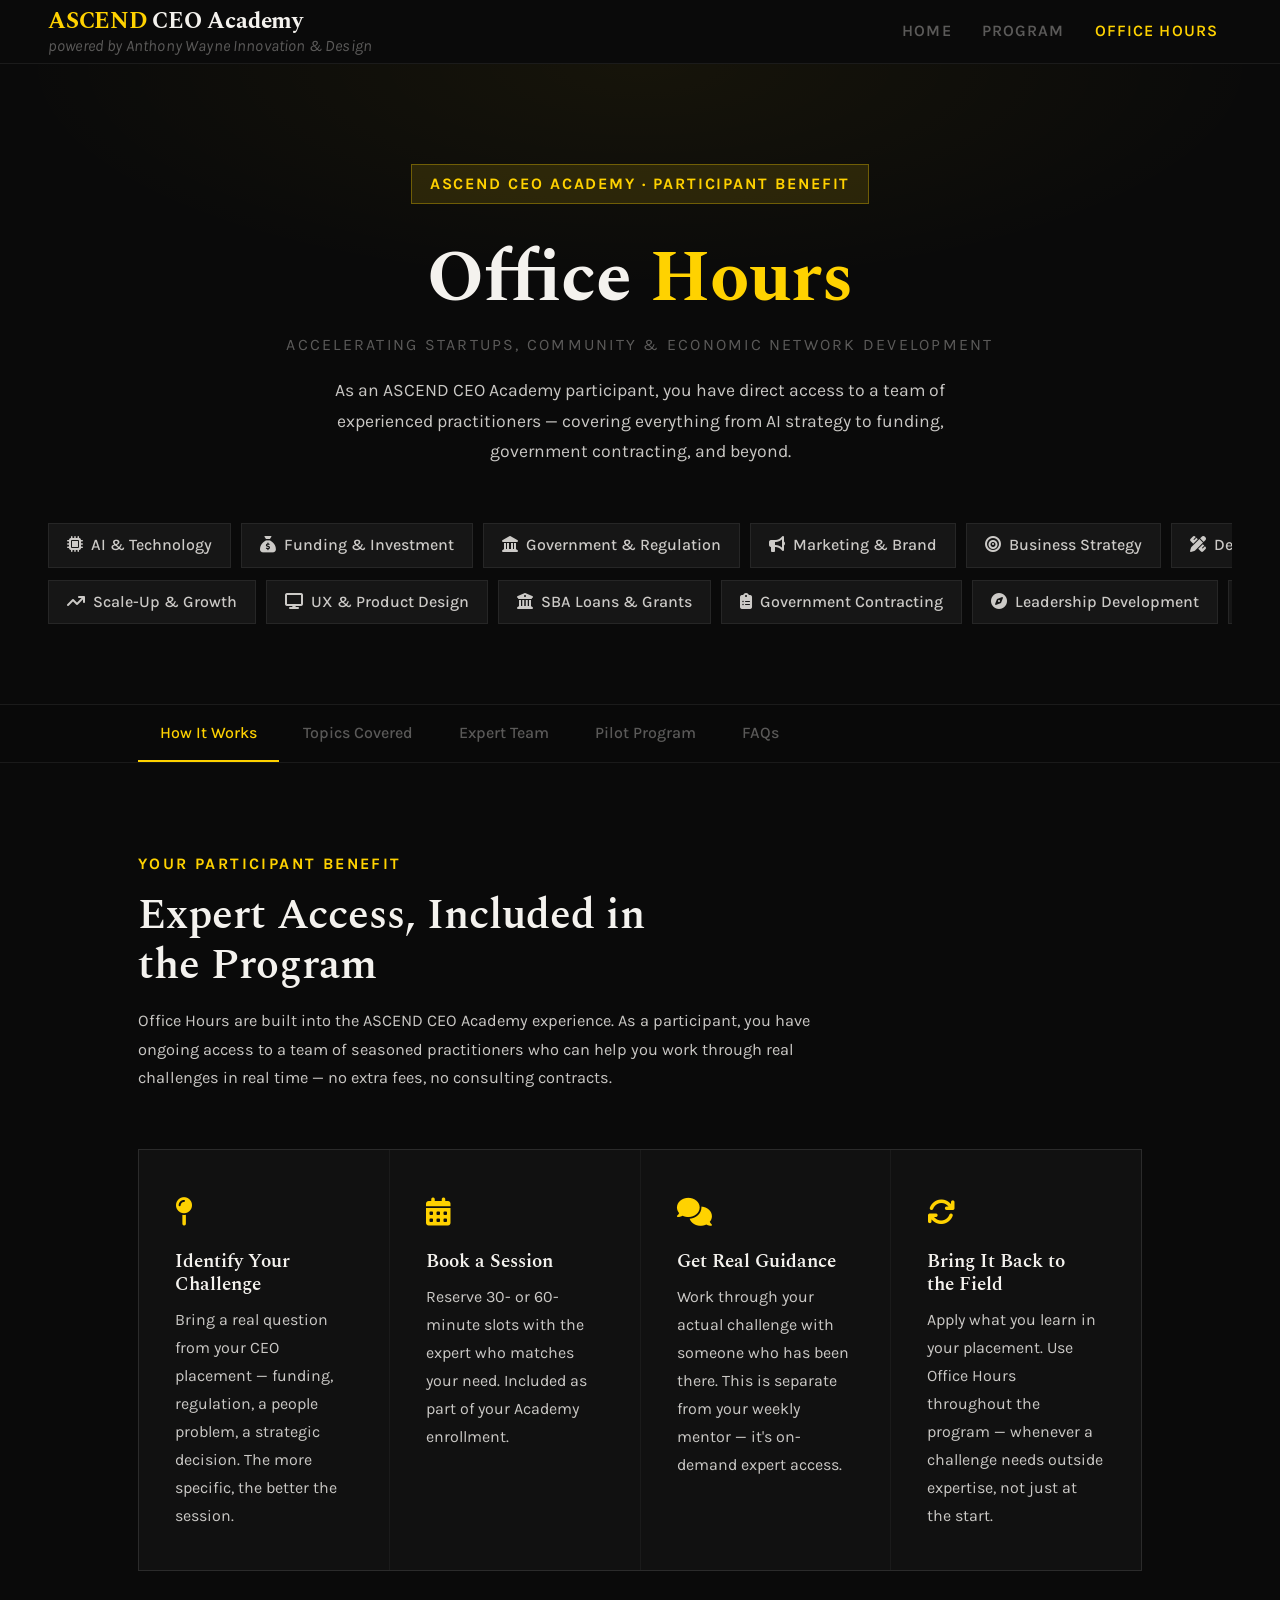
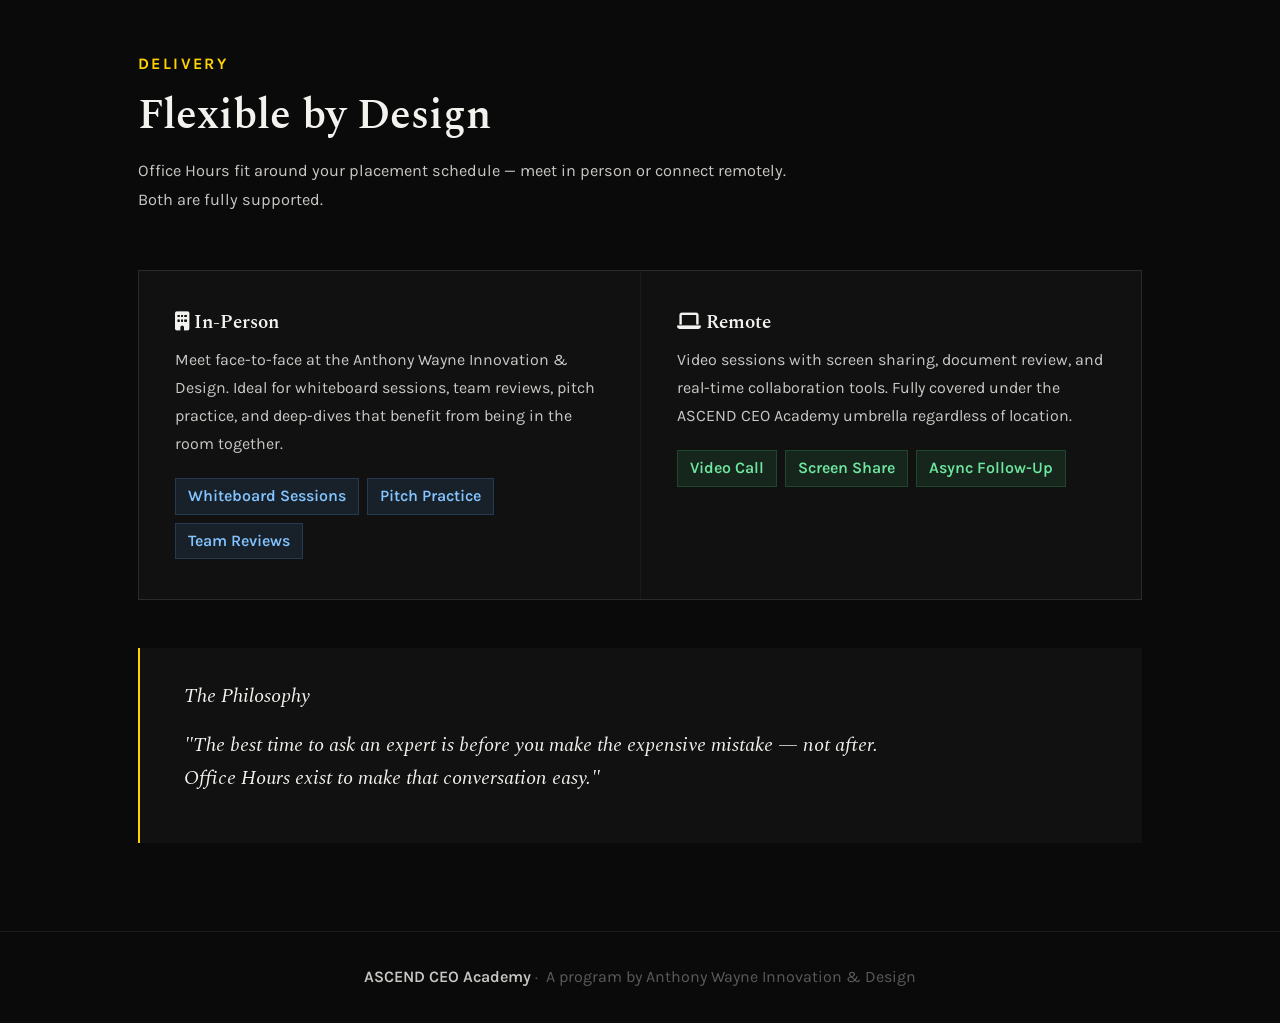
<file: CEO Academy Office Hours.html>
<!DOCTYPE html>
<html lang="en">
<head>
  <meta charset="UTF-8" />
  <meta name="viewport" content="width=device-width, initial-scale=1.0" />
  <title>ASCEND CEO Academy — Office Hours (Participant Benefit)</title>
  <link rel="stylesheet" href="style.css" />
  <link rel="stylesheet" href="https://cdnjs.cloudflare.com/ajax/libs/font-awesome/6.5.0/css/all.min.css" />
</head>
<body>

<header>
  <div class="header-brand">
    <a class="header-logo" href="index.html"><span class="logo-ascend">ASCEND</span> CEO Academy</a>
    <div class="header-subtitle">powered by Anthony Wayne Innovation &amp; Design</div>
  </div>
  <nav class="header-nav">
    <a href="index.html" class="header-link">Home</a>
    <a href="CEO Academy Explainer.html" class="header-link">Program</a>
    <a href="CEO Academy Office Hours.html" class="header-link active">Office Hours</a>
  </nav>
</header>

<!-- HERO -->
<section class="hero">
  <div class="hero-badge">ASCEND CEO Academy · Participant Benefit</div>
  <h1>Office <span>Hours</span></h1>
  <p>Accelerating Startups, Community &amp; Economic Network Development</p>
  <p class="hero-sub">As an ASCEND CEO Academy participant, you have direct access to a team of experienced practitioners — covering everything from AI strategy to funding, government contracting, and beyond.</p>
  <div class="marquee-wrap">
    <!-- Row 1: scrolls left -->
    <div class="marquee-row left">
      <div class="marquee-item"><span class="m-icon"><i class="fa-solid fa-microchip"></i></span><span class="m-label">AI &amp; Technology</span></div>
      <div class="marquee-item"><span class="m-icon"><i class="fa-solid fa-sack-dollar"></i></span><span class="m-label">Funding &amp; Investment</span></div>
      <div class="marquee-item"><span class="m-icon"><i class="fa-solid fa-landmark"></i></span><span class="m-label">Government &amp; Regulation</span></div>
      <div class="marquee-item"><span class="m-icon"><i class="fa-solid fa-bullhorn"></i></span><span class="m-label">Marketing &amp; Brand</span></div>
      <div class="marquee-item"><span class="m-icon"><i class="fa-solid fa-bullseye"></i></span><span class="m-label">Business Strategy</span></div>
      <div class="marquee-item"><span class="m-icon"><i class="fa-solid fa-pen-ruler"></i></span><span class="m-label">Design Thinking</span></div>
      <div class="marquee-item"><span class="m-icon"><i class="fa-solid fa-scale-balanced"></i></span><span class="m-label">Legal Foundations</span></div>
      <div class="marquee-item"><span class="m-icon"><i class="fa-solid fa-people-group"></i></span><span class="m-label">People &amp; HR</span></div>
      <div class="marquee-item"><span class="m-icon"><i class="fa-solid fa-chart-bar"></i></span><span class="m-label">Accounting &amp; Finance</span></div>
      <div class="marquee-item"><span class="m-icon"><i class="fa-solid fa-rocket"></i></span><span class="m-label">Startup Launch</span></div>
      <!-- duplicate -->
      <div class="marquee-item"><span class="m-icon"><i class="fa-solid fa-microchip"></i></span><span class="m-label">AI &amp; Technology</span></div>
      <div class="marquee-item"><span class="m-icon"><i class="fa-solid fa-sack-dollar"></i></span><span class="m-label">Funding &amp; Investment</span></div>
      <div class="marquee-item"><span class="m-icon"><i class="fa-solid fa-landmark"></i></span><span class="m-label">Government &amp; Regulation</span></div>
      <div class="marquee-item"><span class="m-icon"><i class="fa-solid fa-bullhorn"></i></span><span class="m-label">Marketing &amp; Brand</span></div>
      <div class="marquee-item"><span class="m-icon"><i class="fa-solid fa-bullseye"></i></span><span class="m-label">Business Strategy</span></div>
      <div class="marquee-item"><span class="m-icon"><i class="fa-solid fa-pen-ruler"></i></span><span class="m-label">Design Thinking</span></div>
      <div class="marquee-item"><span class="m-icon"><i class="fa-solid fa-scale-balanced"></i></span><span class="m-label">Legal Foundations</span></div>
      <div class="marquee-item"><span class="m-icon"><i class="fa-solid fa-people-group"></i></span><span class="m-label">People &amp; HR</span></div>
      <div class="marquee-item"><span class="m-icon"><i class="fa-solid fa-chart-bar"></i></span><span class="m-label">Accounting &amp; Finance</span></div>
      <div class="marquee-item"><span class="m-icon"><i class="fa-solid fa-rocket"></i></span><span class="m-label">Startup Launch</span></div>
    </div>
    <!-- Row 2: scrolls right -->
    <div class="marquee-row right">
      <div class="marquee-item"><span class="m-icon"><i class="fa-solid fa-arrow-trend-up"></i></span><span class="m-label">Scale-Up &amp; Growth</span></div>
      <div class="marquee-item"><span class="m-icon"><i class="fa-solid fa-display"></i></span><span class="m-label">UX &amp; Product Design</span></div>
      <div class="marquee-item"><span class="m-icon"><i class="fa-solid fa-building-columns"></i></span><span class="m-label">SBA Loans &amp; Grants</span></div>
      <div class="marquee-item"><span class="m-icon"><i class="fa-solid fa-clipboard-list"></i></span><span class="m-label">Government Contracting</span></div>
      <div class="marquee-item"><span class="m-icon"><i class="fa-solid fa-compass"></i></span><span class="m-label">Leadership Development</span></div>
      <div class="marquee-item"><span class="m-icon"><i class="fa-solid fa-screwdriver-wrench"></i></span><span class="m-label">Operations &amp; Systems</span></div>
      <div class="marquee-item"><span class="m-icon"><i class="fa-solid fa-lightbulb"></i></span><span class="m-label">Innovation Strategy</span></div>
      <div class="marquee-item"><span class="m-icon"><i class="fa-solid fa-shield-halved"></i></span><span class="m-label">Regulatory Compliance</span></div>
      <div class="marquee-item"><span class="m-icon"><i class="fa-solid fa-handshake"></i></span><span class="m-label">Sales &amp; Partnerships</span></div>
      <div class="marquee-item"><span class="m-icon"><i class="fa-solid fa-calculator"></i></span><span class="m-label">Financial Modeling</span></div>
      <!-- duplicate -->
      <div class="marquee-item"><span class="m-icon"><i class="fa-solid fa-arrow-trend-up"></i></span><span class="m-label">Scale-Up &amp; Growth</span></div>
      <div class="marquee-item"><span class="m-icon"><i class="fa-solid fa-display"></i></span><span class="m-label">UX &amp; Product Design</span></div>
      <div class="marquee-item"><span class="m-icon"><i class="fa-solid fa-building-columns"></i></span><span class="m-label">SBA Loans &amp; Grants</span></div>
      <div class="marquee-item"><span class="m-icon"><i class="fa-solid fa-clipboard-list"></i></span><span class="m-label">Government Contracting</span></div>
      <div class="marquee-item"><span class="m-icon"><i class="fa-solid fa-compass"></i></span><span class="m-label">Leadership Development</span></div>
      <div class="marquee-item"><span class="m-icon"><i class="fa-solid fa-screwdriver-wrench"></i></span><span class="m-label">Operations &amp; Systems</span></div>
      <div class="marquee-item"><span class="m-icon"><i class="fa-solid fa-lightbulb"></i></span><span class="m-label">Innovation Strategy</span></div>
      <div class="marquee-item"><span class="m-icon"><i class="fa-solid fa-shield-halved"></i></span><span class="m-label">Regulatory Compliance</span></div>
      <div class="marquee-item"><span class="m-icon"><i class="fa-solid fa-handshake"></i></span><span class="m-label">Sales &amp; Partnerships</span></div>
      <div class="marquee-item"><span class="m-icon"><i class="fa-solid fa-calculator"></i></span><span class="m-label">Financial Modeling</span></div>
    </div>
  </div>
</section>

<!-- NAV -->
<nav class="nav">
  <div class="nav-inner">
    <button class="nav-btn active" onclick="showSection('how', this)">How It Works</button>
    <button class="nav-btn" onclick="showSection('topics', this)">Topics Covered</button>
    <button class="nav-btn" onclick="showSection('team', this)">Expert Team</button>
    <button class="nav-btn" onclick="showSection('pilot', this)">Pilot Program</button>
    <button class="nav-btn" onclick="showSection('faq', this)">FAQs</button>
  </div>
</nav>

<!-- MAIN -->
<main>

  <!-- HOW IT WORKS -->
  <section id="how" class="section active">
    <div class="section-header">
      <div class="eyebrow">Your Participant Benefit</div>
      <h2>Expert Access, Included in the&nbsp;Program</h2>
      <p>Office Hours are built into the ASCEND CEO Academy experience. As a participant, you have ongoing access to a team of seasoned practitioners who can help you work through real challenges in real time — no extra fees, no consulting contracts.</p>
    </div>

    <div class="how-grid">
      <div class="how-card">
        <div class="icon"><i class="fa-solid fa-map-pin"></i></div>
        <h3>Identify Your Challenge</h3>
        <p>Bring a real question from your CEO placement — funding, regulation, a people problem, a strategic decision. The more specific, the better the session.</p>
      </div>
      <div class="how-card">
        <div class="icon"><i class="fa-solid fa-calendar-days"></i></div>
        <h3>Book a Session</h3>
        <p>Reserve 30- or 60-minute slots with the expert who matches your need. Included as part of your Academy enrollment.</p>
      </div>
      <div class="how-card">
        <div class="icon"><i class="fa-solid fa-comments"></i></div>
        <h3>Get Real Guidance</h3>
        <p>Work through your actual challenge with someone who has been there. This is separate from your weekly mentor — it's on-demand expert access.</p>
      </div>
      <div class="how-card">
        <div class="icon"><i class="fa-solid fa-arrows-rotate"></i></div>
        <h3>Bring It Back to the&nbsp;Field</h3>
        <p>Apply what you learn in your placement. Use Office Hours throughout the program — whenever a challenge needs outside expertise, not just at the start.</p>
      </div>
    </div>

    <div class="section-header">
      <div class="eyebrow">Delivery</div>
      <h2>Flexible by Design</h2>
      <p>Office Hours fit around your placement schedule — meet in person or connect remotely. Both are fully supported.</p>
    </div>

    <div class="format-row">
      <div class="format-box">
        <h3><i class="fa-solid fa-building"></i> In-Person</h3>
        <p>Meet face-to-face at the Anthony Wayne Innovation &amp; Design. Ideal for whiteboard sessions, team reviews, pitch practice, and deep-dives that benefit from being in the room together.</p>
        <div class="tag-row">
          <span class="tag blue">Whiteboard Sessions</span>
          <span class="tag blue">Pitch Practice</span>
          <span class="tag blue">Team Reviews</span>
        </div>
      </div>
      <div class="format-box">
        <h3><i class="fa-solid fa-laptop"></i> Remote</h3>
        <p>Video sessions with screen sharing, document review, and real-time collaboration tools. Fully covered under the ASCEND CEO Academy umbrella regardless of location.</p>
        <div class="tag-row">
          <span class="tag green">Video Call</span>
          <span class="tag green">Screen Share</span>
          <span class="tag green">Async Follow-Up</span>
        </div>
      </div>
    </div>

    <blockquote>
      <p>The Philosophy</p>
      <p>"The best time to ask an expert is <em>before</em> you make the expensive mistake — not after. Office Hours exist to make that conversation easy."</p>
    </blockquote>
  </section>

  <!-- TOPICS -->
  <section id="topics" class="section">
    <div class="section-header">
      <div class="eyebrow">Expert Coverage</div>
      <h2>What You Can Bring to Office&nbsp;Hours</h2>
      <p>From day-one startup questions to navigating federal regulation and raising a Series A — filter by category and click any topic to see example questions we can help&nbsp;with.</p>
    </div>

    <div class="topics-filter">
      <button class="filter-btn active" onclick="filterTopics('all', this)">All Topics</button>
      <button class="filter-btn" onclick="filterTopics('startup', this)"><i class="fa-solid fa-rocket"></i> Startup &amp; Strategy</button>
      <button class="filter-btn" onclick="filterTopics('funding', this)"><i class="fa-solid fa-sack-dollar"></i> Funding</button>
      <button class="filter-btn" onclick="filterTopics('government', this)"><i class="fa-solid fa-landmark"></i> Government &amp; Regulation</button>
      <button class="filter-btn" onclick="filterTopics('operations', this)"><i class="fa-solid fa-gears"></i> Operations</button>
      <button class="filter-btn" onclick="filterTopics('marketing', this)"><i class="fa-solid fa-bullhorn"></i> Marketing</button>
      <button class="filter-btn" onclick="filterTopics('technology', this)"><i class="fa-solid fa-microchip"></i> Technology</button>
    </div>

    <div class="topics-grid">

      <!-- STARTUP -->
      <div class="topic-card cat-startup" data-cat="startup" onclick="toggleTopic(this)">
        <div class="topic-head"><div class="topic-icon"><i class="fa-solid fa-bullseye"></i></div><h3>Business Strategy</h3></div>
        <p>Competitive positioning, market entry, business model validation, and long-term strategic planning.</p>
        <div class="topic-examples">
          <p>Example Questions</p>
          <ul>
            <li>Should I go B2B or B2C first?</li>
            <li>How do I validate this idea without building the whole product?</li>
            <li>My competitor just raised $5M — how do I respond?</li>
            <li>What's the right business model for a marketplace?</li>
          </ul>
        </div>
      </div>

      <div class="topic-card cat-startup" data-cat="startup" onclick="toggleTopic(this)">
        <div class="topic-head"><div class="topic-icon"><i class="fa-solid fa-flask"></i></div><h3>Design Thinking &amp; Innovation</h3></div>
        <p>Human-centered problem framing, ideation, rapid prototyping, and iterative product development.</p>
        <div class="topic-examples">
          <p>Example Questions</p>
          <ul>
            <li>How do I run a structured brainstorming session with my team?</li>
            <li>We keep building features nobody uses — what's the fix?</li>
            <li>How do I prototype an idea without engineering resources?</li>
          </ul>
        </div>
      </div>

      <div class="topic-card cat-startup" data-cat="startup" onclick="toggleTopic(this)">
        <div class="topic-head"><div class="topic-icon"><i class="fa-solid fa-people-group"></i></div><h3>Team Building &amp; HR</h3></div>
        <p>Hiring decisions, organizational structure, culture building, performance management, and handling conflict.</p>
        <div class="topic-examples">
          <p>Example Questions</p>
          <ul>
            <li>When is the right time to hire my first employee?</li>
            <li>How do I fire someone without destroying the team's morale?</li>
            <li>My co-founder and I keep disagreeing — what do we do?</li>
            <li>How do I set up a compensation structure that attracts talent?</li>
          </ul>
        </div>
      </div>

      <div class="topic-card cat-startup" data-cat="startup" onclick="toggleTopic(this)">
        <div class="topic-head"><div class="topic-icon"><i class="fa-solid fa-pen-ruler"></i></div><h3>UX &amp; Human-Centered Design</h3></div>
        <p>User research, interface design critique, usability testing, and customer experience improvement.</p>
        <div class="topic-examples">
          <p>Example Questions</p>
          <ul>
            <li>How do I know if my product is actually easy to use?</li>
            <li>What's the fastest way to run user testing?</li>
            <li>My onboarding has a 60% drop-off — where do I start?</li>
          </ul>
        </div>
      </div>

      <!-- FUNDING -->
      <div class="topic-card cat-funding" data-cat="funding" onclick="toggleTopic(this)">
        <div class="topic-head"><div class="topic-icon"><i class="fa-solid fa-sack-dollar"></i></div><h3>Fundraising Strategy</h3></div>
        <p>Angel rounds, venture capital, crowdfunding, SAFE notes, convertible debt, and timing your raise.</p>
        <div class="topic-examples">
          <p>Example Questions</p>
          <ul>
            <li>When am I actually ready to raise outside capital?</li>
            <li>What's the difference between a SAFE and convertible note — and which should I use?</li>
            <li>How do I find angel investors in the Midwest?</li>
            <li>My deck isn't getting responses — what's wrong with it?</li>
          </ul>
        </div>
      </div>

      <div class="topic-card cat-funding" data-cat="funding" onclick="toggleTopic(this)">
        <div class="topic-head"><div class="topic-icon"><i class="fa-solid fa-building-columns"></i></div><h3>Small Business Loans &amp; SBA</h3></div>
        <p>SBA 7(a) and 504 loans, CDFI lending, bank relationships, credit preparation, and alternative financing.</p>
        <div class="topic-examples">
          <p>Example Questions</p>
          <ul>
            <li>Am I eligible for an SBA loan? What does it take?</li>
            <li>What's the difference between SBA 7(a) and 504?</li>
            <li>My credit isn't perfect — what are my options?</li>
            <li>How do I build a relationship with a bank before I need them?</li>
          </ul>
        </div>
      </div>

      <div class="topic-card cat-funding" data-cat="funding" onclick="toggleTopic(this)">
        <div class="topic-head"><div class="topic-icon"><i class="fa-solid fa-clipboard-list"></i></div><h3>Grants &amp; Non-Dilutive Funding</h3></div>
        <p>Federal and state grants, SBIR/STTR programs, economic development incentives, and foundation funding.</p>
        <div class="topic-examples">
          <p>Example Questions</p>
          <ul>
            <li>Is my company eligible for SBIR funding?</li>
            <li>Where do I find grants for manufacturing or tech startups?</li>
            <li>How do I write a competitive grant application?</li>
            <li>Are there regional incentives for locating or expanding here?</li>
          </ul>
        </div>
      </div>

      <div class="topic-card cat-funding" data-cat="funding" onclick="toggleTopic(this)">
        <div class="topic-head"><div class="topic-icon"><i class="fa-solid fa-chart-bar"></i></div><h3>Financial Modeling &amp; Planning</h3></div>
        <p>Unit economics, revenue forecasting, burn rate, runway planning, and investor-ready financial models.</p>
        <div class="topic-examples">
          <p>Example Questions</p>
          <ul>
            <li>How do I figure out my unit economics?</li>
            <li>I have 8 months of runway — what decisions should I be making now?</li>
            <li>What does an investor-ready financial model actually look like?</li>
            <li>What's a reasonable revenue forecast for my stage?</li>
          </ul>
        </div>
      </div>

      <!-- GOVERNMENT -->
      <div class="topic-card cat-government" data-cat="government" onclick="toggleTopic(this)">
        <div class="topic-head"><div class="topic-icon"><i class="fa-solid fa-scroll"></i></div><h3>Regulatory Compliance</h3></div>
        <p>Industry-specific regulations, compliance planning, licensing requirements, and navigating regulatory agencies.</p>
        <div class="topic-examples">
          <p>Example Questions</p>
          <ul>
            <li>What licenses do I need to operate legally in Ohio?</li>
            <li>How do I stay compliant with data privacy laws (CCPA, GDPR)?</li>
            <li>We're in food/health/finance — what do we need to know about our regulators?</li>
            <li>What's the regulatory path for launching a new medical or financial product?</li>
          </ul>
        </div>
      </div>

      <div class="topic-card cat-government" data-cat="government" onclick="toggleTopic(this)">
        <div class="topic-head"><div class="topic-icon"><i class="fa-solid fa-landmark"></i></div><h3>Government Contracting</h3></div>
        <p>Selling to federal, state, and local government — SAM registration, NAICS codes, set-asides, and proposal basics.</p>
        <div class="topic-examples">
          <p>Example Questions</p>
          <ul>
            <li>How do I register on SAM.gov and what does that unlock?</li>
            <li>Is my business eligible for small business set-asides?</li>
            <li>How do I find government contracts to bid on?</li>
            <li>What makes a winning government proposal?</li>
            <li>What are NAICS codes and which ones apply to me?</li>
          </ul>
        </div>
      </div>

      <div class="topic-card cat-government" data-cat="government" onclick="toggleTopic(this)">
        <div class="topic-head"><div class="topic-icon"><i class="fa-solid fa-handshake"></i></div><h3>Economic Development Programs</h3></div>
        <p>Accessing city, county, and state economic development resources — incentives, tax credits, and enterprise zones.</p>
        <div class="topic-examples">
          <p>Example Questions</p>
          <ul>
            <li>What economic development programs exist for businesses in our area?</li>
            <li>Are there tax incentives for hiring locally or locating in a certain zone?</li>
            <li>How do I build a productive relationship with our city or county?</li>
            <li>What's available through JobsOhio or similar programs?</li>
          </ul>
        </div>
      </div>

      <div class="topic-card cat-government" data-cat="government" onclick="toggleTopic(this)">
        <div class="topic-head"><div class="topic-icon"><i class="fa-solid fa-scale-balanced"></i></div><h3>Legal Foundations</h3></div>
        <p>Entity structure, founder agreements, intellectual property, contracts, employment law, and when to hire legal counsel.</p>
        <div class="topic-examples">
          <p>Example Questions</p>
          <ul>
            <li>LLC vs. C-Corp — which is right for my situation?</li>
            <li>How should I structure founder equity and vesting?</li>
            <li>What do I actually need to trademark or patent?</li>
            <li>What's in a standard customer contract and what should I watch out for?</li>
          </ul>
        </div>
      </div>

      <!-- OPERATIONS -->
      <div class="topic-card cat-operations" data-cat="operations" onclick="toggleTopic(this)">
        <div class="topic-head"><div class="topic-icon"><i class="fa-solid fa-gears"></i></div><h3>Operations &amp; Scaling</h3></div>
        <p>Process design, operational efficiency, supply chain, vendor management, and scaling systems for growth.</p>
        <div class="topic-examples">
          <p>Example Questions</p>
          <ul>
            <li>My operations are breaking as we grow — where do I start?</li>
            <li>How do I document processes so they don't live in my head?</li>
            <li>How do I evaluate and negotiate with vendors?</li>
            <li>What tools do I actually need at my stage?</li>
          </ul>
        </div>
      </div>

      <!-- MARKETING -->
      <div class="topic-card cat-marketing" data-cat="marketing" onclick="toggleTopic(this)">
        <div class="topic-head"><div class="topic-icon"><i class="fa-solid fa-bullhorn"></i></div><h3>Marketing &amp; Brand Strategy</h3></div>
        <p>Go-to-market planning, positioning, messaging, brand identity, and marketing channel selection.</p>
        <div class="topic-examples">
          <p>Example Questions</p>
          <ul>
            <li>How do I position my product against established competitors?</li>
            <li>What should my go-to-market strategy look like at launch?</li>
            <li>I have no marketing budget — what channels should I prioritize?</li>
            <li>How do I develop a clear brand voice?</li>
          </ul>
        </div>
      </div>

      <div class="topic-card cat-marketing" data-cat="marketing" onclick="toggleTopic(this)">
        <div class="topic-head"><div class="topic-icon"><i class="fa-solid fa-arrow-trend-up"></i></div><h3>Sales &amp; Customer Acquisition</h3></div>
        <p>Sales process design, pipeline management, B2B outreach, pricing strategy, and customer retention.</p>
        <div class="topic-examples">
          <p>Example Questions</p>
          <ul>
            <li>How do I build a repeatable sales process from scratch?</li>
            <li>What's the right pricing model for my product?</li>
            <li>My conversion rate from demo to close is terrible — help me fix it.</li>
            <li>How do I reduce churn?</li>
          </ul>
        </div>
      </div>

      <!-- TECHNOLOGY -->
      <div class="topic-card cat-technology" data-cat="technology" onclick="toggleTopic(this)">
        <div class="topic-head"><div class="topic-icon"><i class="fa-solid fa-microchip"></i></div><h3>AI Strategy &amp; Tools</h3></div>
        <p>Practical AI adoption, choosing the right tools, building AI-augmented workflows, and evaluating AI vendors.</p>
        <div class="topic-examples">
          <p>Example Questions</p>
          <ul>
            <li>Where should AI actually fit in my business right now?</li>
            <li>What's the difference between the AI tools everyone's selling?</li>
            <li>How do I evaluate an AI vendor's actual capabilities?</li>
            <li>How do I help my team adopt AI without resistance?</li>
          </ul>
        </div>
      </div>

      <div class="topic-card cat-technology" data-cat="technology" onclick="toggleTopic(this)">
        <div class="topic-head"><div class="topic-icon"><i class="fa-solid fa-shield-halved"></i></div><h3>Tech Risk &amp; Cybersecurity Basics</h3></div>
        <p>Startup-stage data security, vendor risk, basic compliance, and protecting customer data without a full IT&nbsp;team.</p>
        <div class="topic-examples">
          <p>Example Questions</p>
          <ul>
            <li>What are the minimum security practices I need as an early-stage company?</li>
            <li>A client is asking about our SOC 2 compliance — what does that mean?</li>
            <li>How do I evaluate the security of a SaaS tool before we use it?</li>
          </ul>
        </div>
      </div>

    </div>
  </section>

  <!-- TEAM -->
  <section id="team" class="section">
    <div class="section-header">
      <div class="eyebrow">The Experts</div>
      <h2>People Who've Done It</h2>
      <p>Our Office Hours team combines active practitioners, experienced executives, and field-tested specialists — not academics or consultants offering theory alone.</p>
    </div>

    <div class="team-grid">
      <div class="member-card">
        <div class="member-avatar">MV</div>
        <h3>Mike Vanderpool</h3>
        <div class="member-role">Design Thinking · Learning Strategy</div>
        <p>Helps teams and founders solve complex challenges through structured design thinking and learning program design.</p>
        <div class="member-tags">
          <span class="member-tag">Design Thinking</span>
          <span class="member-tag">Curriculum Design</span>
        </div>
      </div>

      <div class="member-card">
        <div class="member-avatar">JB</div>
        <h3>Justin Beaudry</h3>
        <div class="member-role">AI Strategy &amp; Tools</div>
        <p>Works with founders and small business leaders to identify where AI creates real leverage — and how to implement tools without the hype or confusion.</p>
        <div class="member-tags">
          <span class="member-tag">AI Adoption</span>
          <span class="member-tag">Workflow Automation</span>
          <span class="member-tag">AI Vendor Evaluation</span>
        </div>
      </div>

      <div class="member-card">
        <div class="member-avatar">KI</div>
        <h3>Keith Instone</h3>
        <div class="member-role">UX · Human-Centered Design</div>
        <p>Brings decades of UX and human-centered design expertise to help startups build products people actually use — and avoid the costly mistake of building for themselves.</p>
        <div class="member-tags">
          <span class="member-tag">UX Research</span>
          <span class="member-tag">Usability Testing</span>
          <span class="member-tag">Product Design</span>
        </div>
      </div>

      <div class="member-card">
        <div class="member-avatar">VT</div>
        <h3>Val Thompson</h3>
        <div class="member-role">Marketing &amp; Branding</div>
        <p>Helps founders develop clear, compelling brand identities and marketing strategies that connect with real customers — not just look good on a slide.</p>
        <div class="member-tags">
          <span class="member-tag">Brand Strategy</span>
          <span class="member-tag">Content Marketing</span>
          <span class="member-tag">Customer Messaging</span>
        </div>
      </div>

      <div class="member-card">
        <div class="member-avatar">BS</div>
        <h3>Business Strategy Advisor</h3>
        <div class="member-role">Business Strategy &amp; Competitive Positioning</div>
        <p>Helps participants pressure-test their strategic assumptions, evaluate market opportunities, and make high-stakes directional decisions with confidence.</p>
        <div class="member-tags">
          <span class="member-tag">Market Strategy</span>
          <span class="member-tag">Competitive Analysis</span>
          <span class="member-tag">Business Model</span>
        </div>
      </div>

      <div class="member-card">
        <div class="member-avatar">HR</div>
        <h3>HR &amp; People Operations</h3>
        <div class="member-role">Human Resources · Team Building · Culture</div>
        <p>Guides founders through hiring decisions, compensation structures, performance management, and the people challenges that derail early-stage companies most often.</p>
        <div class="member-tags">
          <span class="member-tag">Hiring &amp; Firing</span>
          <span class="member-tag">Compensation</span>
          <span class="member-tag">Culture Building</span>
          <span class="member-tag">Conflict Resolution</span>
        </div>
      </div>

      <div class="member-card">
        <div class="member-avatar">AC</div>
        <h3>Accounting &amp; Financial Management</h3>
        <div class="member-role">Financial Operations · Bookkeeping · Cash Flow</div>
        <p>Covers the financial fundamentals CEOs need to stay solvent and informed — from setting up accounting systems to reading a P&amp;L and managing runway under pressure.</p>
        <div class="member-tags">
          <span class="member-tag">Bookkeeping Setup</span>
          <span class="member-tag">Cash Flow Management</span>
          <span class="member-tag">Financial Reporting</span>
          <span class="member-tag">Burn Rate</span>
        </div>
      </div>

      <div class="member-card">
        <div class="member-avatar">LG</div>
        <h3>Legal Foundations</h3>
        <div class="member-role">Business Law · Contracts · IP · Entity Structure</div>
        <p>Practical legal guidance for early-stage companies — entity formation, founder agreements, IP protection, contract basics, and knowing when to hire outside counsel.</p>
        <div class="member-tags">
          <span class="member-tag">Entity Structure</span>
          <span class="member-tag">Founder Agreements</span>
          <span class="member-tag">IP &amp; Trademarks</span>
          <span class="member-tag">Contracts</span>
        </div>
      </div>

      <div class="member-card">
        <div class="member-avatar">TC</div>
        <h3>Technology &amp; Systems</h3>
        <div class="member-role">Tech Stack · Software Decisions · Cybersecurity Basics</div>
        <p>Helps non-technical CEOs make confident technology decisions — evaluating vendors, choosing the right tools, and understanding what their engineering team is actually telling&nbsp;them.</p>
        <div class="member-tags">
          <span class="member-tag">Tech Stack Evaluation</span>
          <span class="member-tag">SaaS Tools</span>
          <span class="member-tag">Security Basics</span>
          <span class="member-tag">Build vs. Buy</span>
        </div>
      </div>

      <div class="member-card">
        <div class="member-avatar">SU</div>
        <h3>Startup Launch Specialist</h3>
        <div class="member-role">Early-Stage · Validation · Go-to-Market</div>
        <p>Focused on the zero-to-one phase — validating assumptions before building, structuring an MVP, finding early customers, and avoiding the most common pre-launch mistakes.</p>
        <div class="member-tags">
          <span class="member-tag">Idea Validation</span>
          <span class="member-tag">MVP Strategy</span>
          <span class="member-tag">Early Customer Discovery</span>
          <span class="member-tag">Pre-Launch</span>
        </div>
      </div>

      <div class="member-card">
        <div class="member-avatar">SC</div>
        <h3>Scale-Up &amp; Growth Advisor</h3>
        <div class="member-role">Growth Strategy · Operations at Scale · Fundraising Readiness</div>
        <p>For companies that have found initial traction and need to grow without breaking — covering organizational scaling, systems, capital strategy, and the CEO's evolving role as headcount grows.</p>
        <div class="member-tags">
          <span class="member-tag">Growth Strategy</span>
          <span class="member-tag">Org Design</span>
          <span class="member-tag">Series A Readiness</span>
          <span class="member-tag">Operational Scale</span>
        </div>
      </div>

      <div class="member-card">
        <div class="member-avatar">$$</div>
        <h3>Funding &amp; Regulation Specialists</h3>
        <div class="member-role">Rotating Expert Network</div>
        <p>ASCEND CEO Academy maintains a rotating bench of specialists in government contracting, grants, SBA lending, regulatory compliance, and economic development — available by appointment.</p>
        <div class="member-tags">
          <span class="member-tag">Funding</span>
          <span class="member-tag">Gov Contracting</span>
          <span class="member-tag">Compliance</span>
          <span class="member-tag">Grants &amp; SBIR</span>
        </div>
      </div>
    </div>
  </section>


  <!-- PILOT -->
  <section id="pilot" class="section">
    <div class="section-header">
      <div class="eyebrow">Getting Started</div>
      <h2>How We're Launching</h2>
      <p>We're starting with the first ASCEND CEO Academy cohort — keeping the pilot focused, learning what participants actually need, and building the model from real experience before scaling&nbsp;it.</p>
    </div>

    <div class="pilot-banner">
      <div class="pilot-icon"><i class="fa-solid fa-rocket"></i></div>
      <div class="pilot-text">
        <h2>Cohort 1 Pilot</h2>
        <p>The pilot is exclusive to the first ASCEND CEO Academy cohort. Participants get full Office Hours access from Week 1 of their placement. We'll track which topics come up most, which experts get used, and where the gaps are — then use that to sharpen the offering for every cohort after.</p>
      </div>
    </div>

    <div class="section-header">
      <div class="eyebrow">Rollout Plan</div>
      <h2>Four Steps to Full Launch</h2>
    </div>

    <div class="steps-grid">
      <div class="step">
        <div class="step-num">1</div>
        <div>
          <h3>Activate Office Hours for Cohort 1</h3>
          <p>All Cohort 1 participants get access to the full expert team from Day 1 of their placement. Participants are encouraged to bring questions early — not wait until they're already in crisis.</p>
        </div>
      </div>
      <div class="step">
        <div class="step-num">2</div>
        <div>
          <h3>Track Usage and Patterns</h3>
          <p>Log which topics come up, which experts are in highest demand, and where participants feel underserved. This data drives decisions about who to recruit next and what gaps to&nbsp;fill.</p>
        </div>
      </div>
      <div class="step">
        <div class="step-num">3</div>
        <div>
          <h3>Recruit Specialists Based on Real Demand</h3>
          <p>After the first few weeks of sessions, we'll know where the real gaps are. We build the specialist bench around actual participant need — not assumptions made before the program started.</p>
        </div>
      </div>
      <div class="step">
        <div class="step-num">4</div>
        <div>
          <h3>Formalize as a Permanent Program Feature</h3>
          <p>After Cohort 1, Office Hours becomes a standard, documented benefit for all future participants — with a refined expert roster, a clear booking process, and session notes built into the program record.</p>
        </div>
      </div>
    </div>
  </section>

  <!-- FAQ -->
  <section id="faq" class="section">
    <div class="section-header">
      <div class="eyebrow">Common Questions</div>
      <h2>Frequently Asked Questions</h2>
      <p>Answers to the questions founders ask most before their first session.</p>
    </div>

    <div class="faq-item open" onclick="toggleFaq(this)">
      <div class="faq-q">Is Office Hours access included in my enrollment? <span class="faq-arrow">▾</span></div>
      <div class="faq-a">Yes — Office Hours is a core benefit of being an ASCEND CEO Academy participant. It's part of what the program provides to support you throughout your 12-week placement.</div>
    </div>

    <div class="faq-item" onclick="toggleFaq(this)">
      <div class="faq-q">What should I bring to a session? <span class="faq-arrow">▾</span></div>
      <div class="faq-a">Come with a specific question or challenge — not a general topic. The more specific you can be ("I'm trying to decide whether to raise a SAFE or convertible note and I have two investor conversations next week"), the more useful the session will be. You can share documents, decks, or links in advance.</div>
    </div>

    <div class="faq-item" onclick="toggleFaq(this)">
      <div class="faq-q">Can I meet with more than one expert? <span class="faq-arrow">▾</span></div>
      <div class="faq-a">Yes — many founders benefit from booking multiple experts across a growth phase. For example, you might work with our AI specialist on automation, our funding expert on your raise strategy, and our marketing advisor on your go-to-market — all in the same month.</div>
    </div>

    <div class="faq-item" onclick="toggleFaq(this)">
      <div class="faq-q">Are sessions confidential? <span class="faq-arrow">▾</span></div>
      <div class="faq-a">Yes. What you share in Office Hours stays between you and your expert. We may share anonymized, non-identifying themes (e.g., "Many founders are struggling with AI adoption") to improve our programming — never specific details about your business.</div>
    </div>

    <div class="faq-item" onclick="toggleFaq(this)">
      <div class="faq-q">What if my question is outside the listed topics? <span class="faq-arrow">▾</span></div>
      <div class="faq-a">Bring it anyway. Our team has broad experience and can usually either help directly or connect you with the right expert in our network. If a topic comes up repeatedly across multiple founders, we'll build it into our official offerings.</div>
    </div>

    <div class="faq-item" onclick="toggleFaq(this)">
      <div class="faq-q">How is Office Hours different from my weekly mentor meeting? <span class="faq-arrow">▾</span></div>
      <div class="faq-a">Your weekly mentor follows your overall leadership development arc — they know your placement, your growth, and your patterns over time. Office Hours is different: it's on-demand, topic-specific expert access. If you hit a specific funding question, a regulatory snag, or need UX feedback on a product decision, you book the right specialist for that problem — without waiting for Monday.</div>
    </div>

    <div class="faq-item" onclick="toggleFaq(this)">
      <div class="faq-q">What happens after a session? <span class="faq-arrow">▾</span></div>
      <div class="faq-a">You'll receive brief session notes summarizing key takeaways and recommended next steps. For ongoing challenges, you can book follow-up sessions or transition to a monthly retainer for sustained support.</div>
    </div>
  </section>

</main>

<footer>
  <strong>ASCEND CEO Academy</strong><span class="footer-attr">&nbsp;·&nbsp; A program by Anthony Wayne Innovation &amp; Design</span>
</footer>

<script>
  function showSection(id, btn) {
    document.querySelectorAll('.section').forEach(s => s.classList.remove('active'));
    document.querySelectorAll('.nav-btn').forEach(b => b.classList.remove('active'));
    document.getElementById(id).classList.add('active');
    btn.classList.add('active');
    window.scrollTo({ top: document.querySelector('.nav').offsetTop - 1, behavior: 'smooth' });
  }

  function toggleTopic(card) {
    const wasOpen = card.classList.contains('open');
    document.querySelectorAll('.topic-card').forEach(c => c.classList.remove('open'));
    if (!wasOpen) card.classList.add('open');
  }

  function toggleFaq(item) {
    item.classList.toggle('open');
  }

  function filterTopics(cat, btn) {
    document.querySelectorAll('.filter-btn').forEach(b => b.classList.remove('active'));
    btn.classList.add('active');
    document.querySelectorAll('.topic-card').forEach(card => {
      card.classList.remove('solo');
      if (cat === 'all' || card.dataset.cat === cat) {
        card.classList.remove('hidden');
      } else {
        card.classList.add('hidden');
        card.classList.remove('open');
      }
    });
    var visible = Array.from(document.querySelectorAll('.topic-card:not(.hidden)'));
    visible.forEach(function(c) { c.classList.remove('solo'); });
    if (visible.length % 2 !== 0) {
      visible[visible.length - 1].classList.add('solo');
    }
  }
</script>
</body>
</html>
</file>
<file: style.css>
@import url('https://fonts.googleapis.com/css2?family=Spectral:ital,wght@0,300;0,400;0,500;0,600;0,700;0,800;1,300;1,400;1,500;1,600;1,700;1,800&family=Karla:ital,wght@0,300;0,400;0,500;0,600;0,700;0,800;1,300;1,400;1,500;1,600;1,700;1,800&display=swap');

/* ─── RESET ─── */
*, *::before, *::after { box-sizing: border-box; margin: 0; padding: 0; }

/* ─── TOKENS ─── */
:root {
  --bg:            #0a0a0a;
  --surface:       #111111;
  --surface-2:     #161616;
  --surface-3:     #1e1e1e;
  --border:        rgba(255,255,255,0.07);
  --border-strong: rgba(255,255,255,0.14);
  --text:          #f4f2ee;
  --text-sec:      rgba(244,242,238,0.82);
  --text-dim:      rgba(244,242,238,0.35);
  --accent:        #FFD200;
  --accent-dim:    rgba(255,210,0,0.12);
  --accent-border: rgba(255,210,0,0.32);
  --max:           1100px;
  --pad:           48px;
}

/* ─── BASE ─── */
html { scroll-behavior: smooth; }

body {
  font-family: 'Karla', sans-serif;
  background: var(--bg);
  color: var(--text);
  font-size: 17px;
  line-height: 1.65;
  -webkit-font-smoothing: antialiased;
}

h1, h2, h3, h4, h5, h6 {
  font-family: 'Spectral', serif;
  font-weight: 600;
  line-height: 1.2;
  color: var(--text);
}

h1 { font-size: clamp(2.4rem, 6vw, 4.5rem); font-weight: 700; }
h2 { font-size: clamp(1.7rem, 3.5vw, 2.6rem); font-weight: 600; }
h3 { font-size: clamp(1rem, 2vw, 1.2rem); font-weight: 600; }

p  { color: var(--text-sec); line-height: 1.75; }
em { font-style: italic; }

a  { color: var(--accent); text-decoration: none; }
a:hover { text-decoration: underline; }

strong { color: var(--text); font-weight: 700; }

ul { padding-left: 1.25rem; }
li { color: var(--text-sec); margin-bottom: 0.4rem; line-height: 1.65; }

hr {
  border: none;
  border-top: 1px solid var(--border);
  margin: 48px 0;
}

/* ─── HEADER ─── */
header {
  background: var(--bg);
  border-bottom: 1px solid var(--border);
  padding: 0 var(--pad);
  height: 64px;
  display: flex;
  align-items: center;
  justify-content: space-between;
  position: sticky;
  top: 0;
  z-index: 100;
  gap: 32px;
}

.header-brand {
  display: flex;
  flex-direction: column;
  gap: 3px;
  text-decoration: none;
}

.header-logo {
  font-family: 'Spectral', serif;
  font-size: 1.45rem;
  font-weight: 700;
  color: var(--text);
  text-decoration: none;
  letter-spacing: -0.01em;
  line-height: 1.1;
}

.header-logo:hover { color: var(--text); text-decoration: none; }
.logo-ascend { color: var(--accent); }

.header-subtitle {
  font-size: 1rem;
  font-weight: 400;
  font-style: italic;
  letter-spacing: 0.01em;
  color: var(--text-dim);
  line-height: 1;
}

.header-nav {
  display: flex;
  align-items: center;
  gap: 2px;
}

.header-link {
  font-family: 'Karla', sans-serif;
  font-size: 1rem;
  font-weight: 600;
  letter-spacing: 0.07em;
  text-transform: uppercase;
  color: var(--text-dim);
  padding: 8px 14px;
  
  text-decoration: none;
  transition: color 0.2s, background 0.2s;
  white-space: nowrap;
}

.header-link:hover { color: var(--text); background: var(--surface); text-decoration: none; }
.header-link.active { color: var(--accent); }

/* ─── PAGE HERO (Explainer) ─── */
.page-hero {
  border-bottom: 1px solid var(--border);
  padding: 80px var(--pad) 72px;
  position: relative;
  overflow: hidden;
}

.page-hero::before {
  content: '';
  position: absolute;
  inset: 0;
  background: radial-gradient(ellipse 60% 80% at 0% 50%, rgba(255,210,0,0.04) 0%, transparent 70%);
  pointer-events: none;
}

.page-hero-inner {
  max-width: var(--max);
  margin: 0 auto;
  position: relative;
  z-index: 1;
}

.page-hero-body {
  display: grid;
  grid-template-columns: 44% 1fr;
  gap: 48px;
  align-items: center;
  margin-top: 36px;
}

.page-hero-img {
  overflow: hidden;
  aspect-ratio: 3 / 2;
}

.page-hero-img img {
  width: 100%;
  height: 100%;
  object-fit: cover;
  object-position: center center;
  display: block;
  filter: grayscale(10%);
  transition: filter 0.4s, transform 0.4s;
}

.page-hero-img:hover img {
  filter: grayscale(0%);
  transform: scale(1.02);
}

.page-hero-text {
  display: flex;
  flex-direction: column;
  gap: 32px;
}

.page-hero .eyebrow { margin-bottom: 20px; }

.page-hero h1 {
  font-size: clamp(2.6rem, 6vw, 4.8rem);
  font-weight: 700;
  line-height: 1.08;
  margin-bottom: 24px;
  letter-spacing: -0.02em;
}

.page-hero h1 em {
  font-style: italic;
  color: var(--accent);
}

.page-hero .hero-sub {
  font-size: 1.08rem;
  color: var(--text-sec);
  max-width: 580px;
  line-height: 1.75;
  margin-bottom: 0;
}

.hero-stats {
  display: grid;
  grid-template-columns: 1fr 1fr;
  gap: 28px 40px;
}

.hero-stat {
  display: flex;
  flex-direction: column;
  gap: 4px;
}

.stat-num {
  font-family: 'Spectral', serif;
  font-size: 2.4rem;
  font-weight: 700;
  color: var(--text);
  line-height: 1;
  letter-spacing: -0.02em;
}

.stat-label {
  font-size: 1rem;
  font-weight: 700;
  letter-spacing: 0.1em;
  text-transform: uppercase;
  color: var(--text-dim);
}

/* ─── HERO ─── */
.hero {
  background: var(--bg);
  border-bottom: 1px solid var(--border);
  padding: 100px var(--pad) 80px;
  text-align: center;
  position: relative;
  overflow: hidden;
}

.hero::before {
  content: '';
  position: absolute;
  inset: 0;
  background: radial-gradient(ellipse 70% 50% at 50% 0%, rgba(255,210,0,0.05) 0%, transparent 70%);
  pointer-events: none;
}

.hero h1 span,
header h1 span { color: var(--accent); }

.hero-badge {
  display: inline-block;
  font-size: 1rem;
  font-weight: 700;
  letter-spacing: 0.12em;
  text-transform: uppercase;
  color: var(--accent);
  border: 1px solid var(--accent-border);
  background: var(--accent-dim);
  padding: 6px 18px;
  
  margin-bottom: 32px;
  position: relative;
  z-index: 1;
}

.hero h1 { position: relative; z-index: 1; margin-bottom: 8px; }

.hero > p:not(.hero-sub) {
  font-size: 1rem;
  letter-spacing: 0.14em;
  text-transform: uppercase;
  color: var(--text-dim);
  margin-bottom: 16px;
  position: relative;
  z-index: 1;
}

.hero-sub {
  font-size: 1.1rem;
  color: var(--text-sec);
  max-width: 660px;
  margin: 0 auto;
  line-height: 1.75;
  position: relative;
  z-index: 1;
}

/* ─── INDEX — HERO ─── */
.idx-hero {
  min-height: calc(100vh - 64px);
  background: var(--bg);
  display: flex;
  flex-direction: column;
  overflow: hidden;
}

.idx-hero-inner {
  flex: 1;
  max-width: var(--max);
  margin: 0 auto;
  width: 100%;
  padding: 80px var(--pad) 40px;
  display: grid;
  grid-template-columns: 52% 1fr;
  gap: 64px;
  align-items: center;
}

.idx-hero-left {
  display: flex;
  flex-direction: column;
  justify-content: center;
}

.idx-hero-left .eyebrow { margin-bottom: 24px; }

.idx-hero-left h1 {
  font-size: clamp(2.8rem, 6vw, 5.5rem);
  font-weight: 700;
  line-height: 1.02;
  letter-spacing: -0.03em;
  margin-bottom: 28px;
}

.idx-hero-left h1 em {
  font-style: italic;
  color: var(--accent);
}

.idx-hero-sub {
  font-size: 1.12rem;
  color: var(--text-sec);
  max-width: 500px;
  line-height: 1.75;
  margin-bottom: 40px;
}

.idx-hero-actions {
  display: flex;
  gap: 12px;
  flex-wrap: wrap;
}

/* — Three horizontal stacked thumbnails — */
.idx-hero-right {
  display: flex;
  flex-direction: column;
  gap: 12px;
  justify-content: center;
}

.idx-thumb {
  display: flex;
  flex-direction: column;
  gap: 8px;
  overflow: hidden;

}

.idx-thumb img {
  width: 100%;
  aspect-ratio: 5 / 2;
  object-fit: cover;
  object-position: center center;

  filter: grayscale(12%);
  display: block;
  transition: filter 0.35s, transform 0.35s;
}

.idx-thumb:hover img {
  filter: grayscale(0%);
  transform: scale(1.025);
}

.idx-thumb-label {
  font-family: 'Karla', sans-serif;
  font-size: 1rem;
  font-weight: 700;
  letter-spacing: 0.1em;
  text-transform: uppercase;
  color: var(--text);
}

.btn-primary {
  display: inline-block;
  font-family: 'Karla', sans-serif;
  font-size: 1rem;
  font-weight: 700;
  letter-spacing: 0.06em;
  text-transform: uppercase;
  background: var(--accent);
  color: #0a0a0a;
  padding: 14px 28px;
  
  text-decoration: none;
  transition: opacity 0.2s, transform 0.2s;
}

.btn-primary:hover { opacity: 0.88; transform: translateY(-1px); text-decoration: none; }

.btn-ghost {
  display: inline-block;
  font-family: 'Karla', sans-serif;
  font-size: 1rem;
  font-weight: 700;
  letter-spacing: 0.06em;
  text-transform: uppercase;
  background: transparent;
  color: var(--text);
  border: 1px solid var(--border-strong);
  padding: 14px 28px;
  
  text-decoration: none;
  transition: border-color 0.2s, color 0.2s;
}

.btn-ghost:hover { border-color: var(--accent-border); color: var(--accent); text-decoration: none; }

.idx-hero-stats {
  max-width: var(--max);
  margin: 0 auto;
  padding: 28px var(--pad);
  width: 100%;
  display: flex;
  align-items: center;
  gap: 32px;
  border-top: 1px solid var(--border);
}

.idx-stat {
  display: flex;
  flex-direction: column;
  gap: 3px;
}

.idx-stat-num {
  font-family: 'Spectral', serif;
  font-size: 1.75rem;
  font-weight: 700;
  color: var(--text);
  line-height: 1;
  letter-spacing: -0.02em;
}

.idx-stat-label {
  font-size: 1rem;
  font-weight: 600;
  letter-spacing: 0.1em;
  text-transform: uppercase;
  color: var(--text-dim);
}

.idx-stat-div {
  width: 1px;
  height: 32px;
  background: rgba(255,255,255,0.1);
  flex-shrink: 0;
}

/* ─── INDEX — ASCEND SECTION ─── */
.idx-ascend {
  border-bottom: 1px solid var(--border);
  padding-bottom: 88px;
}

.idx-ascend-inner {
  max-width: var(--max);
  margin: 0 auto;
  padding: 88px var(--pad) 0;
}

.idx-ascend-header {
  margin-bottom: 56px;
}

.idx-ascend-header h2 {
  margin-top: 14px;
  line-height: 1.15;
}

.idx-slide-wrap {
  max-width: var(--max);
  margin: 0 auto;
  padding: 0 var(--pad);
  overflow: hidden;
}

.idx-slide-tabs {
  display: flex;
  border-bottom: 1px solid var(--border);
  overflow-x: auto;
  scrollbar-width: none;
}

.idx-slide-tabs::-webkit-scrollbar { display: none; }

.idx-tab {
  background: none;
  border: none;
  border-bottom: 2px solid transparent;
  margin-bottom: -1px;
  padding: 14px 20px;
  cursor: pointer;
  display: flex;
  align-items: center;
  gap: 8px;
  transition: all 0.2s;
  white-space: nowrap;
  flex: 1;
  justify-content: center;
}

.idx-tab-letter {
  font-family: 'Spectral', serif;
  font-size: 1.15rem;
  font-weight: 700;
  color: var(--text-dim);
  line-height: 1;
  transition: color 0.2s;
}

.idx-tab-word {
  font-family: 'Karla', sans-serif;
  font-size: 1rem;
  font-weight: 600;
  letter-spacing: 0.07em;
  text-transform: uppercase;
  color: var(--text-dim);
  transition: color 0.2s;
}

.idx-tab:hover .idx-tab-letter,
.idx-tab:hover .idx-tab-word { color: var(--text); }

.idx-tab.active { border-bottom-color: var(--accent); }
.idx-tab.active .idx-tab-letter { color: var(--accent); }
.idx-tab.active .idx-tab-word   { color: var(--text-sec); }

#slides {
  border: 1px solid var(--border);
  border-top: none;
  overflow: hidden;
}

.slide { display: none; }

.slide-body {
  display: grid;
  grid-template-columns: 2fr 1fr;
  min-height: 320px;
}

.slide-text {
  padding: 48px 52px;
  background: var(--surface);
}

.slide-text h3 {
  font-size: clamp(1.2rem, 2.5vw, 1.6rem);
  margin-bottom: 16px;
  font-weight: 700;
}

.slide-text p {
  font-size: 1rem;
  margin-bottom: 24px;
  max-width: 560px;
  line-height: 1.75;
}

.slide-text ul  { margin: 0; display: flex; flex-direction: column; }
.slide-text li  { font-size: 1rem; padding: 9px 0; border-bottom: 1px solid var(--border); }
.slide-text li:last-child { border-bottom: none; }

.slide-callout {
  background: var(--surface-2);
  border-left: 1px solid var(--border);
  display: flex;
  flex-direction: column;
  align-items: center;
  justify-content: center;
  padding: 40px 32px;
  text-align: center;
}

.slide-big-num {
  font-family: 'Spectral', serif;
  font-size: clamp(4rem, 8vw, 8rem);
  font-weight: 700;
  color: var(--accent);
  line-height: 1;
  letter-spacing: -0.03em;
  margin-bottom: 16px;
}

.slide-big-label {
  font-size: 1rem;
  font-weight: 700;
  letter-spacing: 0.12em;
  text-transform: uppercase;
  color: var(--text-sec);
  line-height: 1.5;
}

.idx-slide-nav {
  display: flex;
  gap: 8px;
  padding: 20px 0 0;
}

.idx-slide-nav button {
  background: var(--surface);
  border: 1px solid var(--border-strong);
  color: var(--text-sec);
  font-family: 'Karla', sans-serif;
  font-size: 1rem;
  font-weight: 600;
  padding: 9px 20px;
  
  cursor: pointer;
  transition: all 0.2s;
}

.idx-slide-nav button:hover:not(:disabled) { border-color: var(--accent-border); color: var(--accent); }
.idx-slide-nav button:disabled { opacity: 0.2; cursor: default; }

/* ─── INDEX — RESOURCES ─── */
.idx-resources { border-bottom: 1px solid var(--border); }

.idx-resources-inner {
  max-width: var(--max);
  margin: 0 auto;
  padding: 88px var(--pad);
}

.idx-resources-header { margin-bottom: 48px; }
.idx-resources-header h2 { margin-top: 14px; }

.idx-cards {
  display: grid;
  grid-template-columns: 1fr 1fr;
  gap: 1px;
  background: var(--border);
  border: 1px solid var(--border);
  overflow: hidden;
}

.idx-card {
  background: var(--surface);
  padding: 48px 44px;
  display: flex;
  flex-direction: column;
  gap: 0;
  text-decoration: none;
  color: var(--text);
  transition: background 0.2s;
}

.idx-card:hover { background: var(--surface-2); text-decoration: none; }

.idx-card-icon { font-size: 1.75rem; margin-bottom: 20px; color: var(--accent); }
.idx-card h3   { font-size: 1.25rem; margin-bottom: 14px; }
.idx-card p    { font-size: 1rem; line-height: 1.7; margin-bottom: 20px; flex: 1; }

.idx-card-tags {
  display: flex;
  flex-wrap: wrap;
  gap: 6px;
  margin-bottom: 24px;
}

.idx-card-tags span {
  font-size: 1rem;
  font-weight: 600;
  padding: 3px 10px;
  background: var(--surface-3);
  border: 1px solid var(--border);
  color: var(--text-dim);
}

.idx-card-cta {
  font-size: 1rem;
  font-weight: 700;
  color: var(--accent);
  letter-spacing: 0.02em;
}

/* ─── INDEX — ABOUT ─── */
.idx-about { border-bottom: 1px solid var(--border); }

.idx-about-inner {
  max-width: var(--max);
  margin: 0 auto;
  padding: 64px var(--pad);
  display: flex;
  align-items: baseline;
  gap: 48px;
}

.idx-about-inner .eyebrow { white-space: nowrap; flex-shrink: 0; }
.idx-about-inner p { font-size: 1rem; max-width: 700px; line-height: 1.8; }

/* ─── MARQUEE ─── */
.marquee-wrap {
  margin-top: 56px;
  overflow: hidden;
  display: flex;
  flex-direction: column;
  gap: 12px;
  position: relative;
  z-index: 1;
}

.marquee-row {
  display: flex;
  gap: 10px;
  width: max-content;
}

.marquee-row.left  { animation: marquee-left  60s linear infinite; }
.marquee-row.right { animation: marquee-right 72s linear infinite; }

@keyframes marquee-left  { from { transform: translateX(0); }    to { transform: translateX(-50%); } }
@keyframes marquee-right { from { transform: translateX(-50%); } to { transform: translateX(0); }    }

.marquee-item {
  display: flex;
  align-items: center;
  gap: 8px;
  background: var(--surface-2);
  border: 1px solid var(--border);
  padding: 8px 18px;
  
  white-space: nowrap;
  font-size: 1rem;
  font-weight: 500;
  color: var(--text-sec);
}

.m-dot {
  width: 6px;
  height: 6px;
  
  background: var(--accent);
  flex-shrink: 0;
  opacity: 0.7;
}

.m-icon { font-size: 1rem; }

/* ─── OFFICE HOURS / EXPLAINER NAV ─── */
.nav {
  position: sticky;
  top: 64px;
  z-index: 90;
  background: rgba(10,10,10,0.95);
  backdrop-filter: blur(16px);
  border-bottom: 1px solid var(--border);
}

.nav-inner {
  max-width: var(--max);
  margin: 0 auto;
  padding: 0 var(--pad);
  display: flex;
  gap: 2px;
  overflow-x: auto;
  scrollbar-width: none;
}

.nav-inner::-webkit-scrollbar { display: none; }

.nav-btn {
  background: none;
  border: none;
  border-bottom: 2px solid transparent;
  color: var(--text-dim);
  font-family: 'Karla', sans-serif;
  font-size: 1rem;
  font-weight: 500;
  padding: 18px 22px;
  cursor: pointer;
  white-space: nowrap;
  transition: color 0.2s, border-color 0.2s;
}

.nav-btn:hover { color: var(--text); }
.nav-btn.active { color: var(--accent); border-bottom-color: var(--accent); }
.nav-short { display: none; }

/* ─── SECTIONS (office hours / explainer) ─── */
.section        { display: none; padding: 88px var(--pad); max-width: var(--max); margin: 0 auto; }
.section.active { display: block; }

.section-header       { max-width: 680px; margin-bottom: 56px; }
.section-header h2    { margin-bottom: 16px; }
.section-header p     { font-size: 1.02rem; }

.eyebrow {
  font-size: 1rem;
  font-weight: 700;
  letter-spacing: 0.15em;
  text-transform: uppercase;
  color: var(--accent);
  margin-bottom: 14px;
}

/* ─── HOW GRID ─── */
.how-grid {
  display: grid;
  grid-template-columns: repeat(auto-fit, minmax(230px, 1fr));
  gap: 1px;
  background: var(--border);
  border: 1px solid var(--border);
  
  overflow: hidden;
  margin-bottom: 80px;
}

.how-card         { background: var(--surface); padding: 40px 36px; }
.how-step         { font-family: 'Spectral', serif; font-size: 4rem; font-weight: 700; color: var(--accent); opacity: 0.25; line-height: 1; margin-bottom: 14px; }
.how-card .icon   { font-size: 1.75rem; margin-bottom: 14px; color: var(--accent); }
.how-card h3      { margin-bottom: 10px; }
.how-card p       { font-size: 1rem; }
.outcomes-grid { grid-template-columns: repeat(3, 1fr); }
.outcomes-grid .how-card .icon { color: var(--accent); }


/* ─── FORMAT ROW ─── */
.format-row {
  display: grid;
  grid-template-columns: 1fr 1fr;
  gap: 1px;
  background: var(--border);
  border: 1px solid var(--border);
  
  overflow: hidden;
  margin-bottom: 48px;
}

.format-box        { background: var(--surface); padding: 40px 36px; }
.format-box h3     { margin-bottom: 12px; }
.format-box > p    { font-size: 1rem; margin-bottom: 20px; }

.tag-row { display: flex; flex-wrap: wrap; gap: 8px; }

.tag {
  font-size: 1rem;
  font-weight: 600;
  padding: 4px 12px;
  
}

.tag.blue  { background: rgba(90,174,255,0.1);  color: #82c4ff; border: 1px solid rgba(90,174,255,0.18); }
.tag.green { background: rgba(74,222,128,0.1);  color: #6ee7a0; border: 1px solid rgba(74,222,128,0.18); }

/* ─── BLOCKQUOTE ─── */
blockquote {
  margin-top: 48px;
  border-left: 2px solid var(--accent);
  padding: 32px 44px;
  background: var(--surface);
}

blockquote p {
  font-family: 'Spectral', serif;
  font-size: 1.25rem;
  font-style: italic;
  color: var(--text);
  line-height: 1.65;
  max-width: 700px;
  margin-bottom: 16px;
}

blockquote cite {
  display: block;
  font-family: 'Karla', sans-serif;
  font-size: 0.85rem;
  font-style: normal;
  font-weight: 600;
  letter-spacing: 0.1em;
  text-transform: uppercase;
  color: var(--text-dim);
}

/* ─── TOPICS FILTER ─── */
.topics-filter {
  display: flex;
  flex-wrap: nowrap;
  gap: 8px;
  margin-bottom: 40px;
  overflow-x: auto;
  padding-bottom: 4px;
}
.topics-filter::-webkit-scrollbar { display: none; }

.filter-btn {
  background: none;
  border: 1px solid var(--border-strong);
  
  color: var(--text-dim);
  font-family: 'Karla', sans-serif;
  font-size: 1rem;
  font-weight: 500;
  padding: 9px 18px;
  cursor: pointer;
  transition: all 0.2s;
}

.filter-btn:hover { border-color: var(--accent-border); color: var(--text); }
.filter-btn.active { background: var(--accent-dim); border-color: var(--accent-border); color: var(--accent); }

/* ─── TOPICS GRID ─── */
.topics-grid {
  display: grid;
  grid-template-columns: repeat(2, 1fr);
  gap: 1px;
  background: var(--border);
  border: 1px solid var(--border);
  overflow: hidden;
}

.topics-grid .topic-card:only-child,
.topics-grid .topic-card:nth-child(odd):last-child,
.topics-grid .topic-card.solo {
  grid-column: 1 / -1;
}

.topic-card        { background: var(--surface); padding: 28px; cursor: pointer; transition: background 0.2s; }
.topic-card:hover  { background: var(--surface-2); }
.topic-card.open   { background: var(--surface-3); }
.topic-card.hidden { display: none; }

.topic-head        { display: flex; align-items: center; gap: 12px; margin-bottom: 10px; }
.topic-icon        { font-size: 1.35rem; color: var(--accent); }
.topic-head h3     { font-size: 1rem; margin: 0; }
.topic-card > p    { font-size: 1rem; }

.topic-examples {
  display: none;
  margin-top: 18px;
  padding-top: 18px;
  border-top: 1px solid var(--border);
}

.topic-card.open .topic-examples { display: block; }

.topic-examples > p {
  font-size: 1rem;
  font-weight: 700;
  letter-spacing: 0.12em;
  text-transform: uppercase;
  color: var(--accent);
  margin-bottom: 10px;
}

.topic-examples li { font-size: 1rem; }

/* ─── TEAM GRID ─── */
.team-grid {
  display: grid;
  grid-template-columns: repeat(auto-fill, minmax(270px, 1fr));
  gap: 1px;
  background: var(--border);
  border: 1px solid var(--border);
  
  overflow: hidden;
}

.member-card       { background: var(--surface); padding: 36px 32px; transition: background 0.2s; }
.member-card:hover { background: var(--surface-2); }

.member-avatar {
  width: 50px;
  height: 50px;
  
  background: var(--surface-3);
  border: 1px solid var(--border-strong);
  display: flex;
  align-items: center;
  justify-content: center;
  font-family: 'Spectral', serif;
  font-size: 1rem;
  font-weight: 700;
  color: var(--text);
  margin-bottom: 18px;
}

.member-card h3  { font-size: 1.02rem; margin-bottom: 4px; }

.member-role {
  font-size: 1rem;
  font-weight: 600;
  color: var(--accent);
  margin-bottom: 12px;
}

.member-card p   { font-size: 1rem; margin-bottom: 16px; }
.member-tags     { display: flex; flex-wrap: wrap; gap: 6px; }

.member-tag {
  font-size: 1rem;
  font-weight: 600;
  padding: 3px 10px;
  background: var(--surface-3);
  border: 1px solid var(--border);
  
  color: var(--text-sec);
}

/* ─── PILOT BANNER ─── */
.pilot-banner {
  display: flex;
  align-items: flex-start;
  gap: 32px;
  background: var(--surface);
  border: 1px solid var(--border);
  border-left: 2px solid var(--accent);
  
  padding: 48px 52px;
  margin-bottom: 80px;
}

.pilot-icon    { font-size: 2.25rem; flex-shrink: 0; margin-top: 4px; color: var(--accent); }
.pilot-text h2 { margin-bottom: 12px; }
.pilot-text p  { font-size: 1rem; }

/* ─── STEPS ─── */
.steps-grid {
  display: flex;
  flex-direction: column;
  gap: 1px;
  background: var(--border);
  border: 1px solid var(--border);
  
  overflow: hidden;
}

.step        { display: flex; align-items: flex-start; gap: 36px; background: var(--surface); padding: 36px 44px; transition: background 0.2s; }
.step:hover  { background: var(--surface-2); }
.step-num    { font-family: 'Spectral', serif; font-size: 2.25rem; font-weight: 700; color: var(--accent); opacity: 1; line-height: 1; min-width: 36px; flex-shrink: 0; }
.step h3     { margin-bottom: 8px; font-size: 1.02rem; }
.step p      { font-size: 1rem; }

/* ─── FAQ ─── */
.faq-item                 { border-bottom: 1px solid var(--border); cursor: pointer; }
.faq-item:first-of-type   { border-top: 1px solid var(--border); }

.faq-q {
  display: flex;
  justify-content: space-between;
  align-items: center;
  padding: 24px 0;
  font-family: 'Spectral', serif;
  font-size: 1.05rem;
  font-weight: 500;
  color: var(--text);
  gap: 20px;
  transition: color 0.2s;
}

.faq-item:hover .faq-q,
.faq-item.open  .faq-q    { color: var(--accent); }

.faq-arrow {
  color: var(--text-dim);
  font-size: 1.1rem;
  flex-shrink: 0;
  transition: transform 0.25s;
}

.faq-item.open .faq-arrow { transform: rotate(180deg); color: var(--accent); }

.faq-a {
  display: none;
  padding: 0 0 24px;
  font-size: 1rem;
  max-width: 740px;
  line-height: 1.8;
}

.faq-item.open .faq-a { display: block; }

/* ─── EXPLAINER — PRINCIPLES ─── */
.principle               { border-bottom: 1px solid var(--border); cursor: pointer; padding: 22px 0; }
.principle:first-of-type { border-top: 1px solid var(--border); }
.principle h3            { color: var(--text-sec); font-size: 1.02rem; font-weight: 500; transition: color 0.2s; }
.principle:hover h3,
.principle.open   h3     { color: var(--accent); }

.principle-body {
  display: none;
  padding: 12px 0 6px;
  font-size: 1rem;
  max-width: 680px;
}

.principle.open .principle-body { display: block; }

/* ─── EXPLAINER — PHASES ─── */
.phase-tabs {
  display: flex;
  flex-wrap: wrap;
  gap: 6px;
  margin-bottom: 28px;
}

.phase-tab {
  background: var(--surface);
  border: 1px solid var(--border-strong);
  color: var(--text-dim);
  font-family: 'Karla', sans-serif;
  font-size: 1rem;
  font-weight: 500;
  padding: 10px 18px;
  
  cursor: pointer;
  transition: all 0.2s;
}

.phase-tab:hover  { border-color: var(--accent-border); color: var(--text); }
.phase-tab.active { background: var(--accent-dim); border-color: var(--accent-border); color: var(--accent); }

.phase        { display: none; }
.phase.active { display: block; }

/* ─── EXPLAINER — SKILLS ─── */
.skill-item              { border-bottom: 1px solid var(--border); cursor: pointer; padding: 20px 0; }
.skill-item:first-of-type{ border-top: 1px solid var(--border); }
.skill-item:hover h3,
.skill-item.open  h3     { color: var(--accent); }

.skill-body {
  display: none;
  padding: 12px 0 4px;
  font-size: 1rem;
  max-width: 680px;
}

.skill-item.open .skill-body { display: block; }

/* ─── COMPARISON TABLE ─── */
table { width: 100%; border-collapse: collapse; font-size: 1rem; }

th {
  font-family: 'Spectral', serif;
  font-weight: 600;
  text-align: left;
  padding: 16px 20px;
  border-bottom: 1px solid var(--border-strong);
  color: var(--text);
  background: var(--surface);
}

td {
  padding: 14px 20px;
  border-bottom: 1px solid var(--border);
  color: var(--text-sec);
  vertical-align: top;
  background: var(--bg);
}

tr:hover td { background: var(--surface); }

/* ─── FOOTER ─── */
footer {
  border-top: 1px solid var(--border);
  padding: 32px var(--pad);
  text-align: center;
  font-size: 1rem;
  color: var(--text-dim);
}

footer strong { color: var(--text-sec); font-weight: 600; }
.footer-attr  { white-space: nowrap; }

@media (max-width: 540px) {
  .footer-attr { display: block; margin-top: 4px; }
}

/* ─── UTILITY ─── */
.hidden { display: none !important; }

/* ─── SCROLLBAR ─── */
::-webkit-scrollbar { width: 5px; height: 5px; }
::-webkit-scrollbar-track { background: var(--bg); }
::-webkit-scrollbar-thumb { background: var(--border-strong);  }
::-webkit-scrollbar-thumb:hover { background: rgba(255,255,255,0.2); }

/* ─── RESPONSIVE ─── */
/* ── 3-col format row variant ── */
.format-row-3 { grid-template-columns: repeat(3, 1fr); }

@media (max-width: 768px) {
  :root { --pad: 20px; }

  /* ── Header ── */
  header { height: auto; padding: 12px var(--pad); }
  .header-subtitle { display: none; }
  .header-nav { gap: 0; }
  .header-link { padding: 6px 10px; font-size: 0.9rem; }

  /* ── Index hero ── */
  .idx-hero { min-height: auto; }
  .idx-hero-inner { grid-template-columns: 1fr; gap: 0; padding: 48px var(--pad) 28px; }
  .idx-hero-right { display: none; }
  .idx-hero-sub   { font-size: 1rem; margin-bottom: 24px; }
  .idx-hero-stats { flex-wrap: wrap; gap: 16px; padding: 20px var(--pad); }
  .idx-stat-num   { font-size: 1.4rem; }

  /* ── Page hero (Explainer / Office Hours) ── */
  .page-hero { padding: 48px var(--pad) 36px; }
  .page-hero-body { grid-template-columns: 1fr; gap: 24px; }
  .page-hero-img { display: none; }
  .page-hero h1 { font-size: clamp(2rem, 8vw, 3rem); }
  .hero-sub  { font-size: 1rem; }
  .marquee-wrap   { gap: 8px; }
  .marquee-row.right { display: none; }

  /* ── Resources about strip ── */
  .idx-about-inner { flex-direction: column; gap: 12px; padding: 28px var(--pad); }
  .idx-about-inner .eyebrow { white-space: normal; }

  /* ── Nav tabs ── */
  .nav-inner { padding: 0 var(--pad); gap: 0; }
  .nav-btn   { padding: 11px 10px; font-size: 0.85rem; white-space: nowrap; }
  .nav-full  { display: none; }
  .nav-short { display: inline; }

  /* ── Sections ── */
  .section { padding: 44px var(--pad); }
  .section-header { margin-bottom: 28px; }
  .section-header p { font-size: 1rem; }

  /* ── ASCEND slides ── */
  .idx-ascend { padding-bottom: 44px; }
  .idx-ascend-inner { padding: 44px var(--pad) 0; }
  .idx-slide-wrap { padding: 0; }
  #slides { margin: 0; }
  .idx-ascend-header { margin-bottom: 36px; }
  .idx-tab-word { display: none; }
  .idx-tab { padding: 12px 8px; }
  .slide-body { grid-template-columns: 1fr; }
  .slide-text { padding: 28px var(--pad); }
  .slide-callout { border-left: none; border-top: 1px solid var(--border); padding: 24px var(--pad); }
  .slide-big-num { font-size: 3.5rem; margin-bottom: 8px; }
  .idx-slide-nav { padding: 16px 0 0; }

  /* ── All grids → 1 column ── */
  .how-grid        { grid-template-columns: 1fr; }
  .outcomes-grid   { grid-template-columns: 1fr; }
  .topics-grid     { grid-template-columns: 1fr; }
  .topics-grid .topic-card.solo { grid-column: 1; }
  .team-grid       { grid-template-columns: 1fr; }
  .steps-grid      { grid-template-columns: 1fr; }
  .format-row,
  .format-row-3    { grid-template-columns: 1fr; }
  .idx-cards       { grid-template-columns: 1fr; }

  /* ── Cards ── */
  .how-card     { padding: 24px var(--pad); }
  .format-box   { padding: 24px var(--pad); }
  .member-card  { padding: 24px var(--pad); }
  .idx-card     { padding: 28px var(--pad); }
  .topic-card   { padding: 18px var(--pad); }
  .step         { padding: 20px var(--pad); gap: 14px; }
  .step-num     { font-size: 1.4rem; min-width: 26px; }
  blockquote    { padding: 20px var(--pad); margin-top: 32px; }
  blockquote p  { font-size: 1.1rem; }

  /* ── Pilot banner ── */
  .pilot-banner { flex-direction: column; padding: 24px var(--pad); gap: 14px; }

  /* ── Skills / phase / principle accordions ── */
  .skill-item,
  .principle    { padding: 16px var(--pad); }
}
</file>
